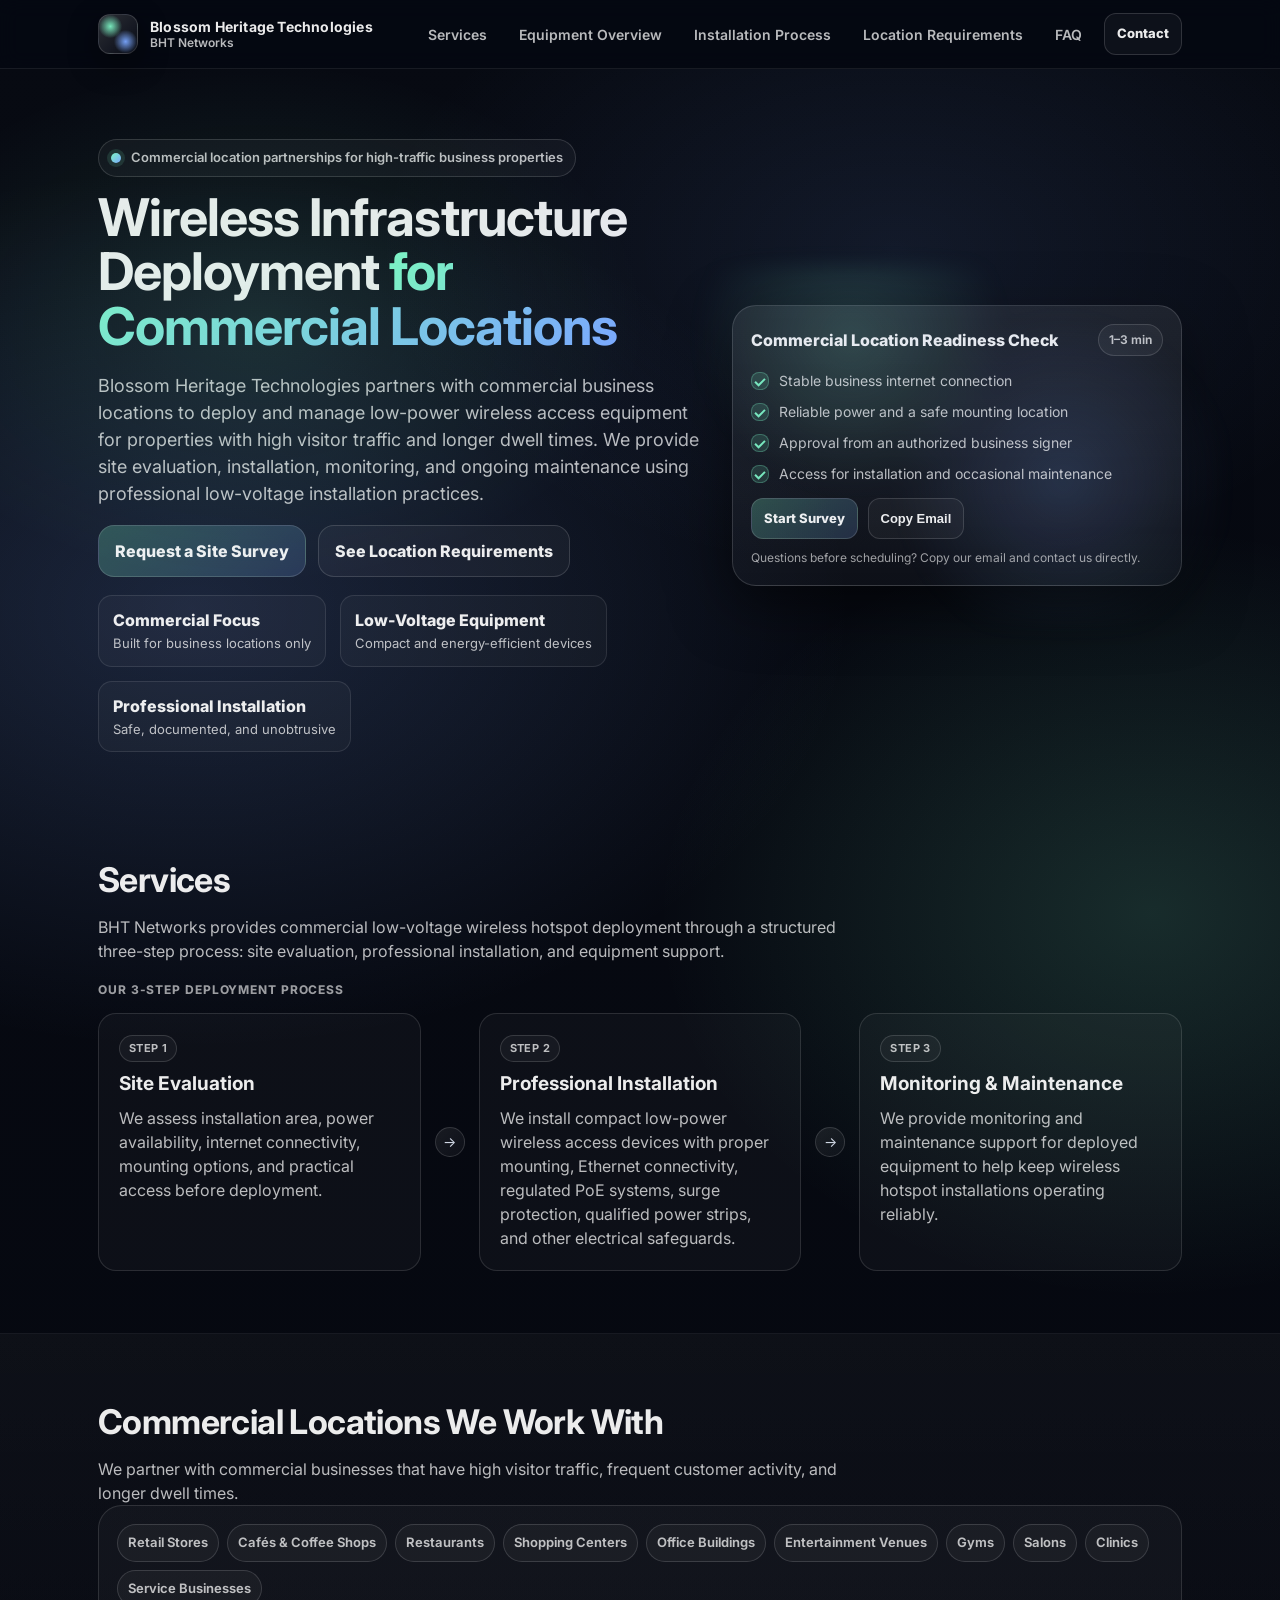
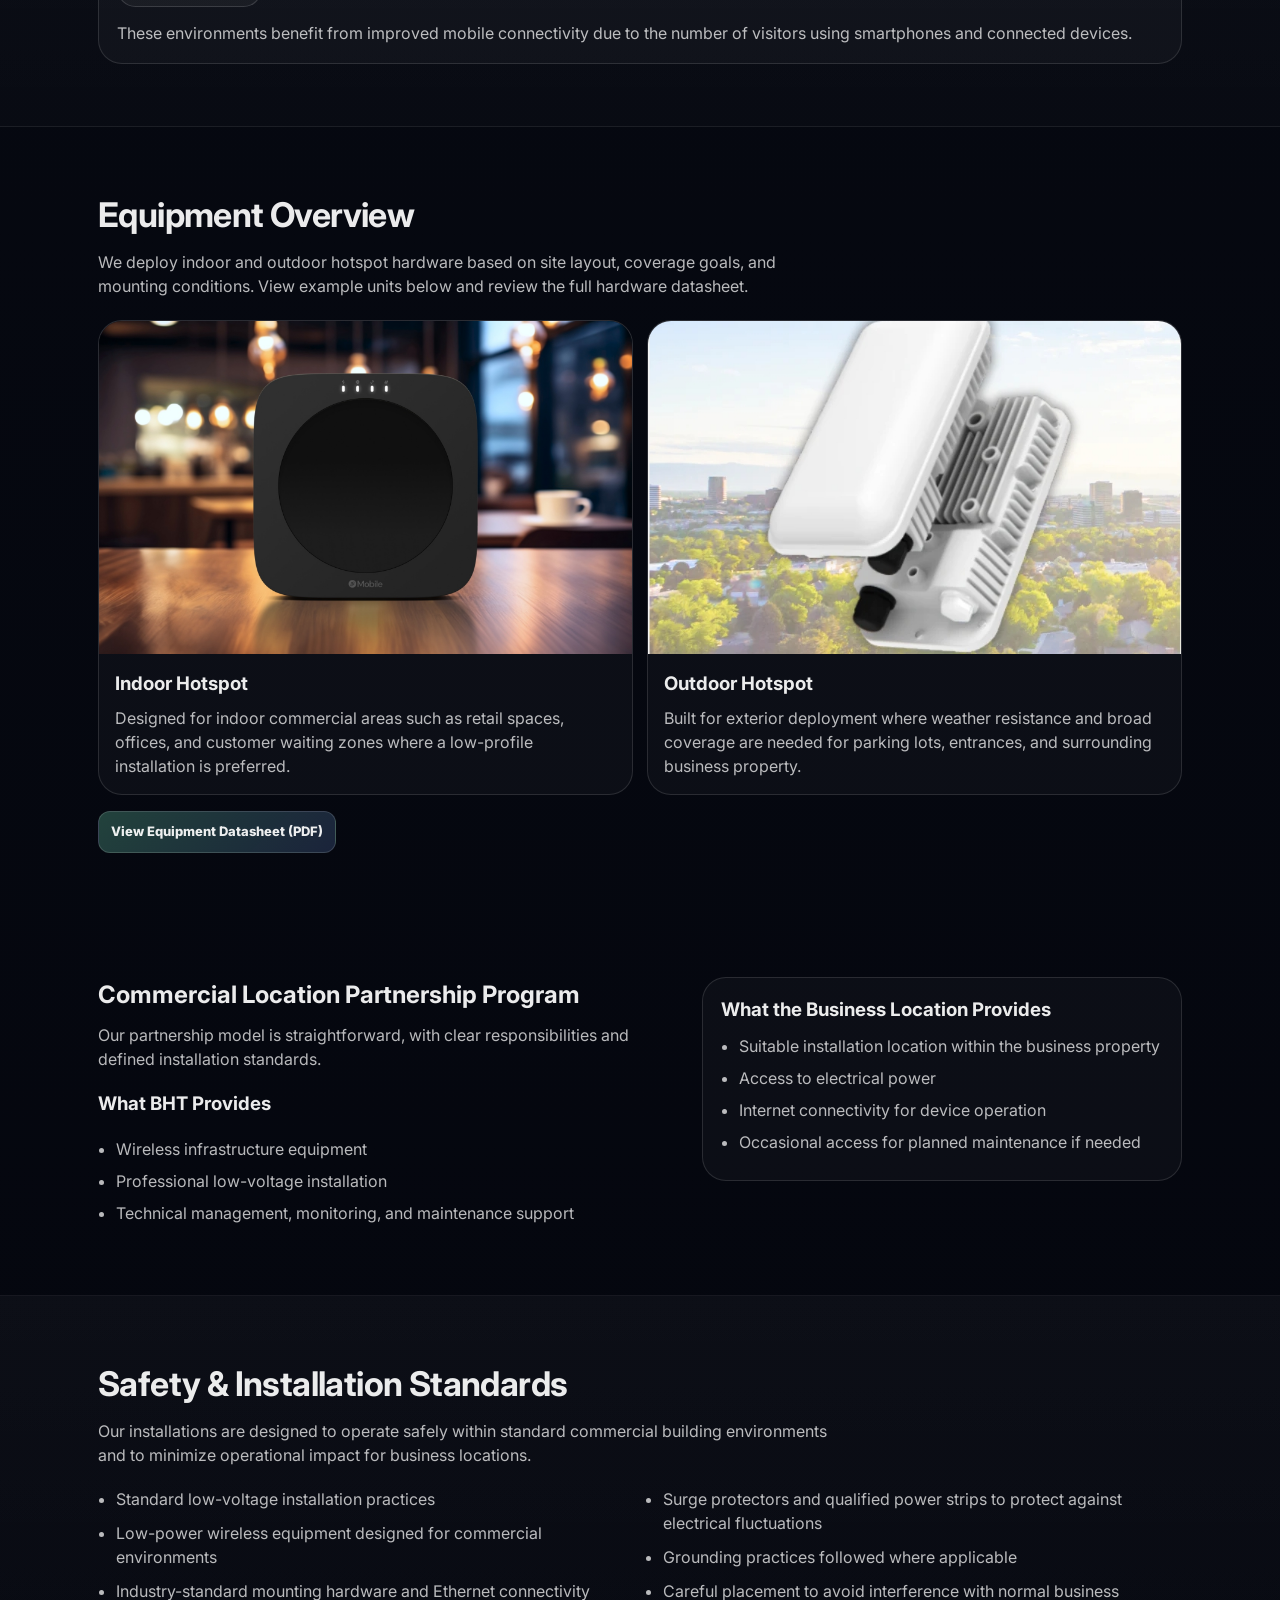
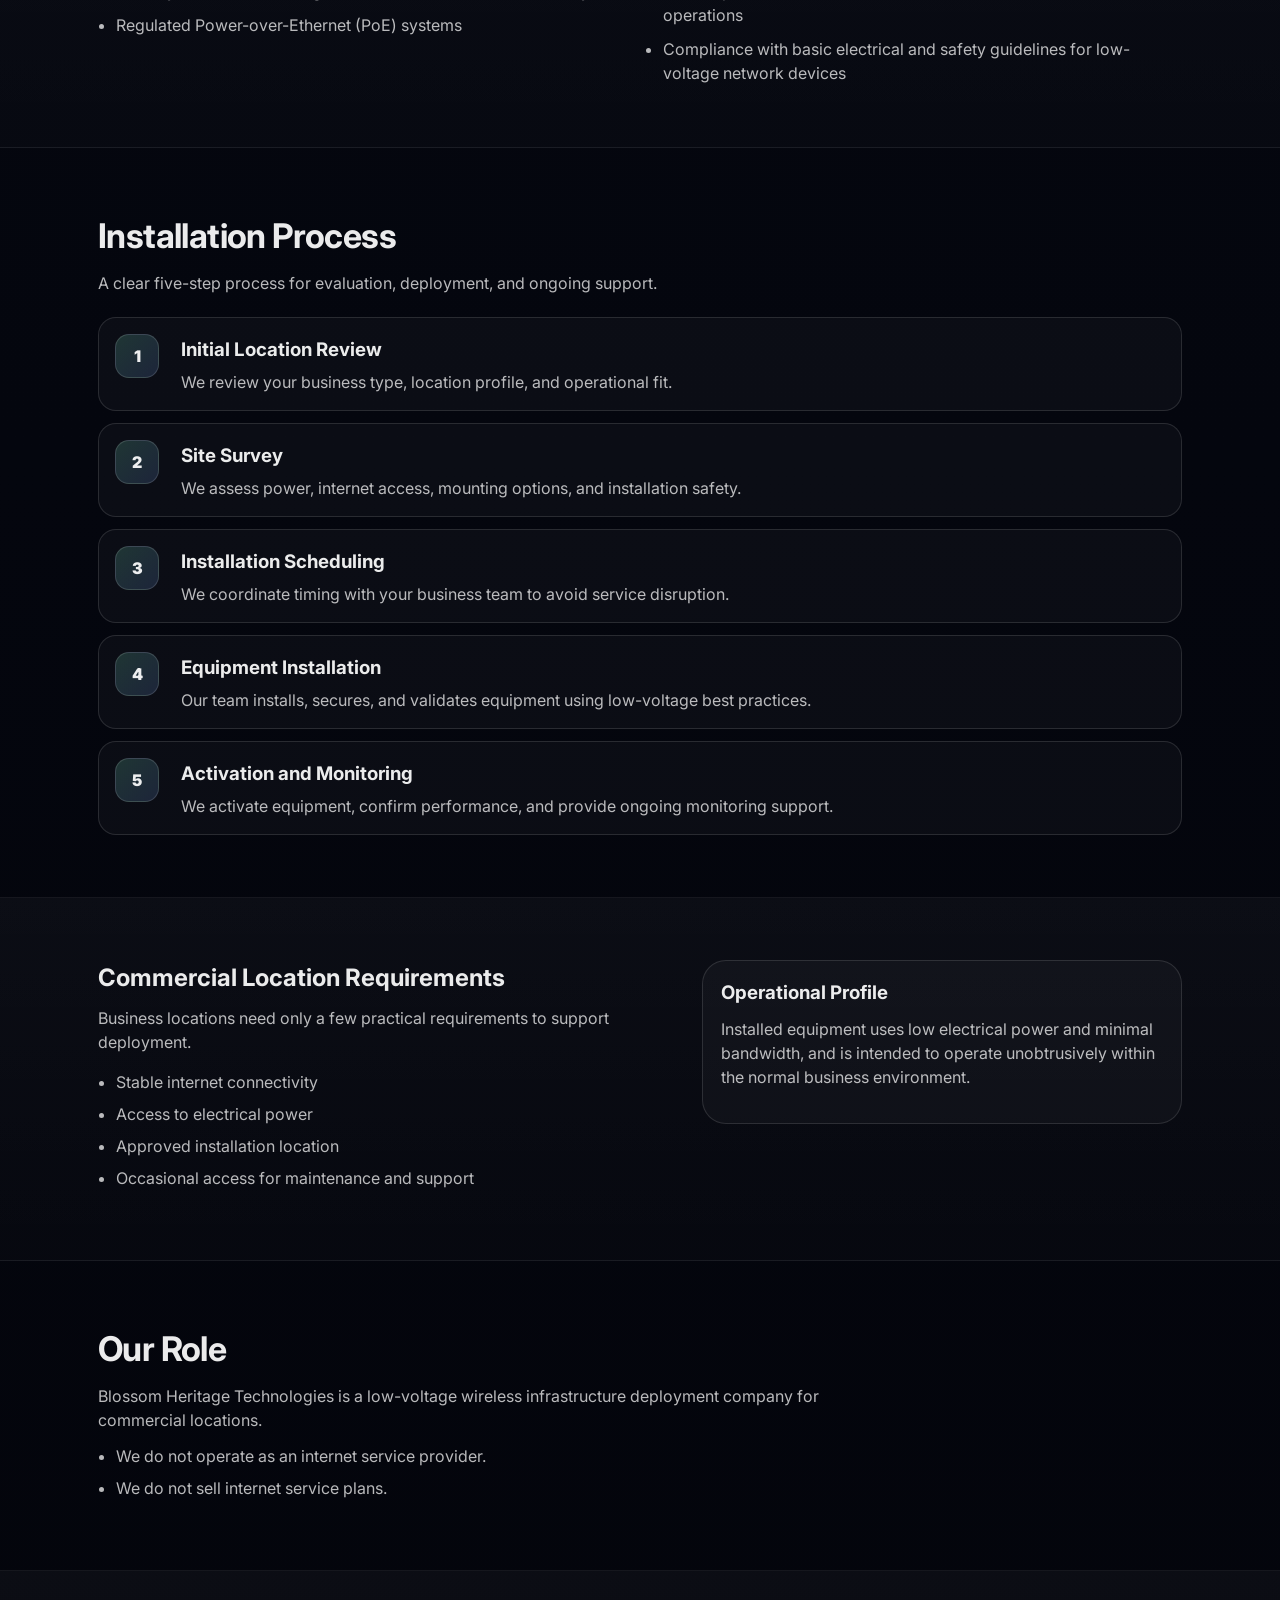
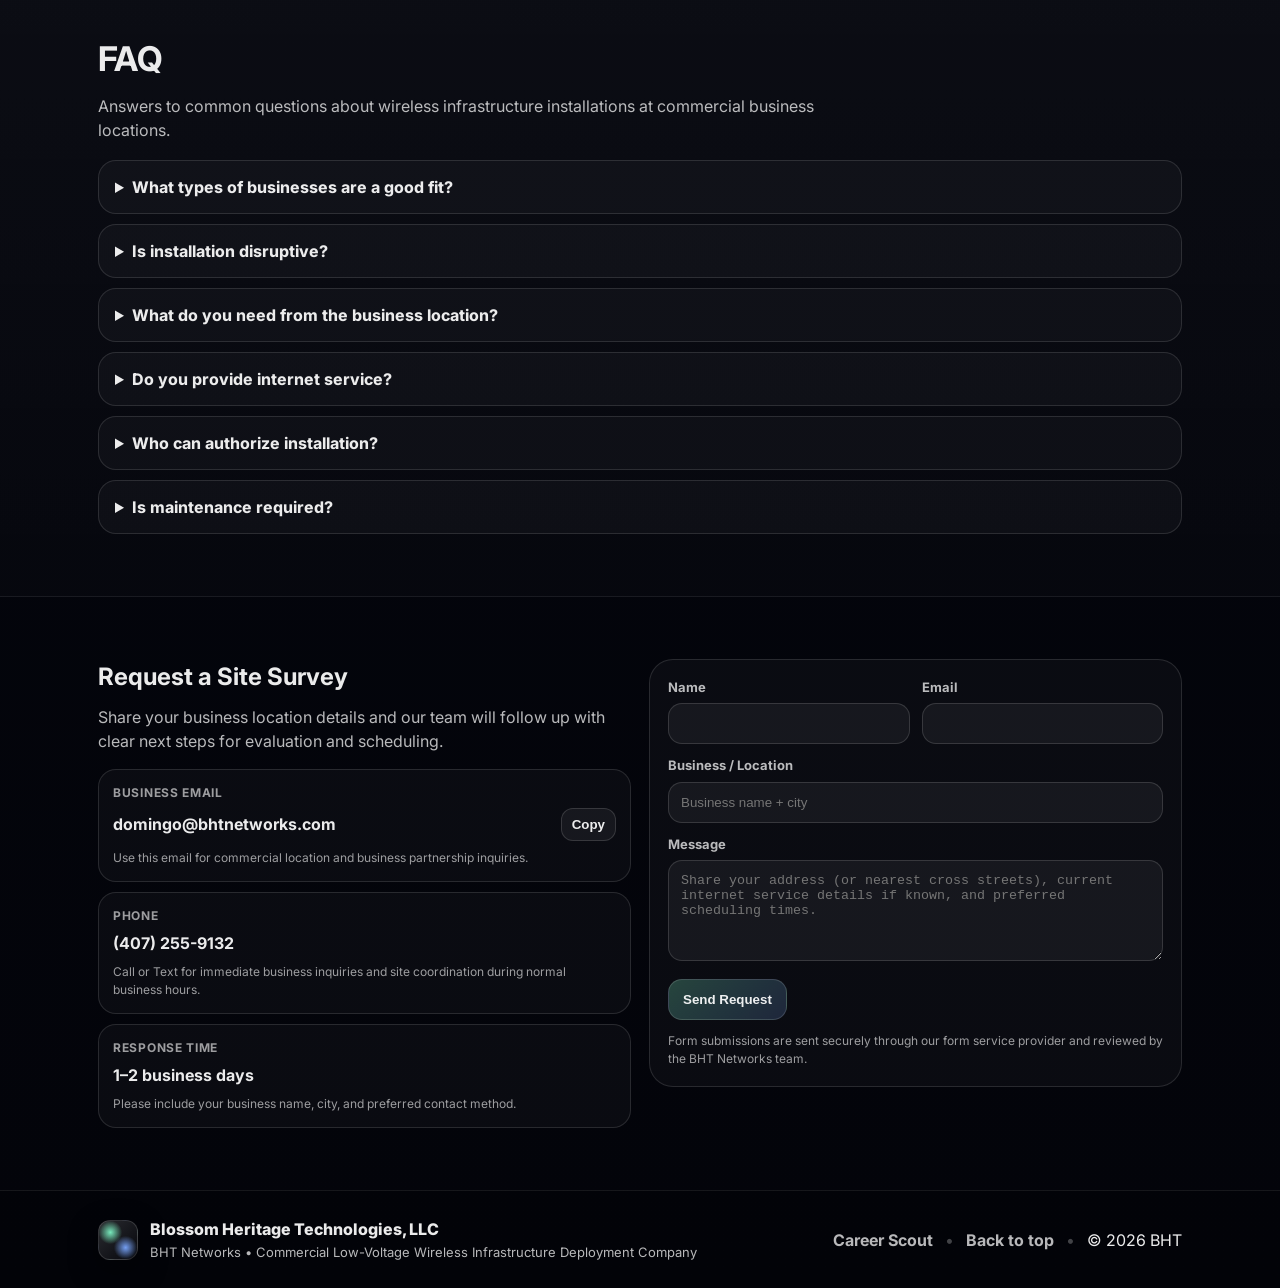
<file: index.html>
<!doctype html>
<html lang="en">
  <head>
    <meta charset="UTF-8" />
    <meta name="viewport" content="width=device-width, initial-scale=1" />
    <title>Blossom Heritage Technologies, LLC | Commercial Wireless Infrastructure Deployment</title>
    <meta
      name="description"
      content="Blossom Heritage Technologies provides professional site evaluation, installation, and equipment management for low-power wireless infrastructure at commercial business locations."
    />

    <!-- Open Graph -->
    <meta
      property="og:title"
      content="Blossom Heritage Technologies, LLC | Commercial Wireless Infrastructure Deployment"
    />
    <meta
      property="og:description"
      content="Blossom Heritage Technologies provides professional site evaluation, installation, and equipment management for low-power wireless infrastructure at commercial business locations."
    />
    <meta property="og:type" content="website" />

    <link rel="preconnect" href="https://fonts.googleapis.com" />
    <link rel="preconnect" href="https://fonts.gstatic.com" crossorigin />
    <link
      href="https://fonts.googleapis.com/css2?family=Inter:wght@400;500;600;700;800&display=swap"
      rel="stylesheet"
    />

    <link rel="stylesheet" href="styles.css" />
    <link rel="icon" href="data:," />
  </head>

  <body>
    <header class="topbar" id="top">
      <div class="container topbar__inner">
        <a class="brand" href="#top" aria-label="BHT Networks Home">
          <span class="brand__mark" aria-hidden="true"></span>
          <span class="brand__text">
            <span class="brand__name">Blossom Heritage Technologies</span>
            <span class="brand__sub">BHT Networks</span>
          </span>
        </a>

        <nav class="nav" aria-label="Primary">
          <a class="nav__link" href="#services">Services</a>
          <a class="nav__link" href="#equipment">Equipment Overview</a>
          <a class="nav__link" href="#process">Installation Process</a>
          <a class="nav__link" href="#requirements">Location Requirements</a>
          <a class="nav__link" href="#faq">FAQ</a>
          <a class="btn btn--sm btn--ghost" href="#contact">Contact</a>
        </nav>

        <button class="menuBtn" id="menuBtn" aria-label="Open menu" aria-expanded="false">
          <span class="menuBtn__bar"></span>
          <span class="menuBtn__bar"></span>
          <span class="menuBtn__bar"></span>
        </button>
      </div>

      <div class="mobileNav" id="mobileNav" aria-hidden="true">
        <a class="mobileNav__link" href="#services">Services</a>
        <a class="mobileNav__link" href="#equipment">Equipment Overview</a>
        <a class="mobileNav__link" href="#process">Installation Process</a>
        <a class="mobileNav__link" href="#requirements">Location Requirements</a>
        <a class="mobileNav__link" href="#faq">FAQ</a>
        <a class="mobileNav__link mobileNav__cta" href="#contact">Contact</a>
      </div>
    </header>

    <main>
      <section class="hero">
        <div class="container hero__grid">
          <div class="hero__copy">
            <div class="pill">
              <span class="dot"></span>
              <span>Commercial location partnerships for high-traffic business properties</span>
            </div>

            <h1>
              Wireless Infrastructure Deployment
              <span class="accent">for Commercial Locations</span>
            </h1>

            <p class="lead">
              Blossom Heritage Technologies partners with commercial business locations to deploy and
              manage low-power wireless access equipment for properties with high visitor traffic and
              longer dwell times. We provide site evaluation, installation, monitoring, and ongoing
              maintenance using professional low-voltage installation practices.
            </p>

            <div class="hero__cta">
              <a class="btn btn--lg" href="#contact">Request a Site Survey</a>
              <a class="btn btn--lg btn--ghost" href="#requirements">See Location Requirements</a>
            </div>

            <div class="hero__trust">
              <div class="trustItem">
                <span class="trustItem__k">Commercial Focus</span>
                <span class="trustItem__v">Built for business locations only</span>
              </div>
              <div class="trustItem">
                <span class="trustItem__k">Low-Voltage Equipment</span>
                <span class="trustItem__v">Compact and energy-efficient devices</span>
              </div>
              <div class="trustItem">
                <span class="trustItem__k">Professional Installation</span>
                <span class="trustItem__v">Safe, documented, and unobtrusive</span>
              </div>
            </div>
          </div>

          <div class="hero__card">
            <div class="cardGlow" aria-hidden="true"></div>
            <div class="card">
              <div class="card__top">
                <div class="card__title">Commercial Location Readiness Check</div>
                <div class="badge">1–3 min</div>
              </div>

              <ul class="checklist" id="readinessList">
                <li class="checklist__item">
                  <span class="check"></span>
                  Stable business internet connection
                </li>
                <li class="checklist__item">
                  <span class="check"></span>
                  Reliable power and a safe mounting location
                </li>
                <li class="checklist__item">
                  <span class="check"></span>
                  Approval from an authorized business signer
                </li>
                <li class="checklist__item">
                  <span class="check"></span>
                  Access for installation and occasional maintenance
                </li>
              </ul>

              <div class="card__actions">
                <a class="btn btn--sm" href="#contact">Start Survey</a>
                <button class="btn btn--sm btn--ghost" id="copyEmailBtn" type="button">
                  Copy Email
                </button>
              </div>

              <p class="card__fine">Questions before scheduling? Copy our email and contact us directly.</p>
            </div>
          </div>
        </div>

        <div class="hero__bg" aria-hidden="true"></div>
      </section>

      <section class="section" id="services">
        <div class="container">
          <div class="section__head">
            <h2>Services</h2>
            <p>
              BHT Networks provides commercial low-voltage wireless hotspot deployment through a
              structured three-step process: site evaluation, professional installation, and
              equipment support.
            </p>
          </div>

          <p class="processEyebrow">Our 3-Step Deployment Process</p>

          <div class="processFlow" aria-label="Three-step deployment workflow">
            <article class="feature processCard">
              <span class="stepLabel">Step 1</span>
              <h3>Site Evaluation</h3>
              <p>
                We assess installation area, power availability, internet connectivity, mounting
                options, and practical access before deployment.
              </p>
            </article>

            <div class="processConnector" aria-hidden="true">&#8594;</div>

            <article class="feature processCard">
              <span class="stepLabel">Step 2</span>
              <h3>Professional Installation</h3>
              <p>
                We install compact low-power wireless access devices with proper mounting, Ethernet
                connectivity, regulated PoE systems, surge protection, qualified power strips, and
                other electrical safeguards.
              </p>
            </article>

            <div class="processConnector" aria-hidden="true">&#8594;</div>

            <article class="feature processCard">
              <span class="stepLabel">Step 3</span>
              <h3>Monitoring &amp; Maintenance</h3>
              <p>
                We provide monitoring and maintenance support for deployed equipment to help keep
                wireless hotspot installations operating reliably.
              </p>
            </article>
          </div>
        </div>
      </section>

      <section class="section section--alt" id="locations">
        <div class="container">
          <div class="section__head">
            <h2>Commercial Locations We Work With</h2>
            <p>
              We partner with commercial businesses that have high visitor traffic, frequent customer
              activity, and longer dwell times.
            </p>
          </div>

          <div class="panel">
            <div class="chips">
              <span class="chip">Retail Stores</span>
              <span class="chip">Cafés &amp; Coffee Shops</span>
              <span class="chip">Restaurants</span>
              <span class="chip">Shopping Centers</span>
              <span class="chip">Office Buildings</span>
              <span class="chip">Entertainment Venues</span>
              <span class="chip">Gyms</span>
              <span class="chip">Salons</span>
              <span class="chip">Clinics</span>
              <span class="chip">Service Businesses</span>
            </div>
            <p class="panel__note">
              These environments benefit from improved mobile connectivity due to the number of
              visitors using smartphones and connected devices.
            </p>
          </div>
        </div>
      </section>

      <section class="section" id="equipment">
        <div class="container">
          <div class="section__head">
            <h2>Equipment Overview</h2>
            <p>
              We deploy indoor and outdoor hotspot hardware based on site layout, coverage goals, and
              mounting conditions. View example units below and review the full hardware datasheet.
            </p>
          </div>

          <div class="equipmentGrid">
            <article class="equipmentCard">
              <img
                class="equipmentCard__image"
                src="images/indoor-hotspot.jpg"
                alt="Indoor hotspot equipment mounted in a commercial interior"
                loading="lazy"
              />
              <div class="equipmentCard__body">
                <h3>Indoor Hotspot</h3>
                <p>
                  Designed for indoor commercial areas such as retail spaces, offices, and customer
                  waiting zones where a low-profile installation is preferred.
                </p>
              </div>
            </article>

            <article class="equipmentCard">
              <img
                class="equipmentCard__image"
                src="images/outdoor-hotspot.jpg"
                alt="Outdoor hotspot equipment for exterior commercial coverage"
                loading="lazy"
              />
              <div class="equipmentCard__body">
                <h3>Outdoor Hotspot</h3>
                <p>
                  Built for exterior deployment where weather resistance and broad coverage are needed
                  for parking lots, entrances, and surrounding business property.
                </p>
              </div>
            </article>
          </div>

          <div class="equipmentActions">
            <a class="btn btn--sm" href="docs/hotspot-datasheet.pdf" target="_blank" rel="noopener">
              View Equipment Datasheet (PDF)
            </a>
          </div>
        </div>
      </section>

      <section class="section" id="partnership">
        <div class="container">
          <div class="split">
            <div>
              <h2>Commercial Location Partnership Program</h2>
              <p class="lead2">
                Our partnership model is straightforward, with clear responsibilities and defined
                installation standards.
              </p>

              <h3>What BHT Provides</h3>
              <ul class="bullets">
                <li>Wireless infrastructure equipment</li>
                <li>Professional low-voltage installation</li>
                <li>Technical management, monitoring, and maintenance support</li>
              </ul>
            </div>

            <div class="panel">
              <h3>What the Business Location Provides</h3>
              <ul class="miniList">
                <li>Suitable installation location within the business property</li>
                <li>Access to electrical power</li>
                <li>Internet connectivity for device operation</li>
                <li>Occasional access for planned maintenance if needed</li>
              </ul>
            </div>
          </div>
        </div>
      </section>

      <section class="section section--alt" id="standards">
        <div class="container">
          <div class="section__head">
            <h2>Safety &amp; Installation Standards</h2>
            <p>
              Our installations are designed to operate safely within standard commercial building
              environments and to minimize operational impact for business locations.
            </p>
          </div>

          <ul class="standardsList">
            <li>Standard low-voltage installation practices</li>
            <li>Low-power wireless equipment designed for commercial environments</li>
            <li>Industry-standard mounting hardware and Ethernet connectivity</li>
            <li>Regulated Power-over-Ethernet (PoE) systems</li>
            <li>Surge protectors and qualified power strips to protect against electrical fluctuations</li>
            <li>Grounding practices followed where applicable</li>
            <li>Careful placement to avoid interference with normal business operations</li>
            <li>Compliance with basic electrical and safety guidelines for low-voltage network devices</li>
          </ul>
        </div>
      </section>

      <section class="section" id="process">
        <div class="container">
          <div class="section__head">
            <h2>Installation Process</h2>
            <p>A clear five-step process for evaluation, deployment, and ongoing support.</p>
          </div>

          <ol class="steps">
            <li class="step">
              <div class="step__n">1</div>
              <div class="step__body">
                <h3>Initial Location Review</h3>
                <p>We review your business type, location profile, and operational fit.</p>
              </div>
            </li>
            <li class="step">
              <div class="step__n">2</div>
              <div class="step__body">
                <h3>Site Survey</h3>
                <p>We assess power, internet access, mounting options, and installation safety.</p>
              </div>
            </li>
            <li class="step">
              <div class="step__n">3</div>
              <div class="step__body">
                <h3>Installation Scheduling</h3>
                <p>We coordinate timing with your business team to avoid service disruption.</p>
              </div>
            </li>
            <li class="step">
              <div class="step__n">4</div>
              <div class="step__body">
                <h3>Equipment Installation</h3>
                <p>Our team installs, secures, and validates equipment using low-voltage best practices.</p>
              </div>
            </li>
            <li class="step">
              <div class="step__n">5</div>
              <div class="step__body">
                <h3>Activation and Monitoring</h3>
                <p>We activate equipment, confirm performance, and provide ongoing monitoring support.</p>
              </div>
            </li>
          </ol>
        </div>
      </section>

      <section class="section section--alt" id="requirements">
        <div class="container">
          <div class="split">
            <div>
              <h2>Commercial Location Requirements</h2>
              <p class="lead2">
                Business locations need only a few practical requirements to support deployment.
              </p>
              <ul class="bullets">
                <li>Stable internet connectivity</li>
                <li>Access to electrical power</li>
                <li>Approved installation location</li>
                <li>Occasional access for maintenance and support</li>
              </ul>
            </div>

            <div class="panel">
              <h3>Operational Profile</h3>
              <p class="lead2">
                Installed equipment uses low electrical power and minimal bandwidth, and is intended to
                operate unobtrusively within the normal business environment.
              </p>
            </div>
          </div>
        </div>
      </section>

      <section class="section" id="role">
        <div class="container">
          <div class="section__head">
            <h2>Our Role</h2>
            <p>
              Blossom Heritage Technologies is a low-voltage wireless infrastructure deployment company for commercial locations.
            </p>
          </div>
          <ul class="bullets roleList">
            <li>We do not operate as an internet service provider.</li>
            <li>We do not sell internet service plans.</li>
          </ul>
        </div>
      </section>

      <section class="section section--alt" id="faq">
        <div class="container">
          <div class="section__head">
            <h2>FAQ</h2>
            <p>
              Answers to common questions about wireless infrastructure installations at commercial
              business locations.
            </p>
          </div>

          <div class="faq" id="faqList">
            <details class="faq__item">
              <summary>What types of businesses are a good fit?</summary>
              <p>
                Commercial locations with high foot traffic, frequent visitor activity, and longer
                customer dwell times are generally the best fit.
              </p>
            </details>

            <details class="faq__item">
              <summary>Is installation disruptive?</summary>
              <p>
                Installations are scheduled to reduce disruption and are designed to be unobtrusive
                within normal business operations.
              </p>
            </details>

            <details class="faq__item">
              <summary>What do you need from the business location?</summary>
              <p>
                We need a suitable installation location, electrical power, internet connectivity, and
                occasional access if maintenance is required.
              </p>
            </details>

            <details class="faq__item">
              <summary>Do you provide internet service?</summary>
              <p>
                No. BHT Networks does not operate as an ISP and does not sell internet service plans.
              </p>
            </details>

            <details class="faq__item">
              <summary>Who can authorize installation?</summary>
              <p>
                An authorized business owner, officer, or designated signer with documented authority.
              </p>
            </details>

            <details class="faq__item">
              <summary>Is maintenance required?</summary>
              <p>
                We provide ongoing monitoring and maintenance support. Business teams only need to
                provide occasional site access when scheduled service is necessary.
              </p>
            </details>
          </div>
        </div>
      </section>

      <section class="section" id="contact">
        <div class="container">
          <div class="contact">
            <div class="contact__copy">
              <h2>Request a Site Survey</h2>
              <p class="lead2">
                Share your business location details and our team will follow up with clear next
                steps for evaluation and scheduling.
              </p>

              <div class="contact__cards">
                <div class="miniCard">
                  <div class="miniCard__k">Business Email</div>
                  <div class="miniCard__v">
                    <span id="contactEmailText">domingo@bhtnetworks.com</span>
                    <button class="linkBtn" type="button" id="copyEmailBtn2">Copy</button>
                  </div>
                  <div class="miniCard__fine">
                    Use this email for commercial location and business partnership inquiries.
                  </div>
                </div>

                <div class="miniCard">
                  <div class="miniCard__k">Phone</div>
                  <div class="miniCard__v">
                    <a class="contactTel" href="tel:+14072559132">(407) 255-9132</a>
                  </div>
                  <div class="miniCard__fine">
                    Call or Text for immediate business inquiries and site coordination during normal business
                    hours.
                  </div>
                </div>

                <div class="miniCard">
                  <div class="miniCard__k">Response Time</div>
                  <div class="miniCard__v">1–2 business days</div>
                  <div class="miniCard__fine">Please include your business name, city, and preferred contact method.</div>
                </div>
              </div>
            </div>

            <form
              class="form"
              id="contactForm"
              action="https://formspree.io/f/mojnzznp"
              method="POST"
              novalidate
            >
              <div class="form__row">
                <label>
                  <span>Name</span>
                  <input name="name" type="text" autocomplete="name" required minlength="2" />
                </label>
                <label>
                  <span>Email</span>
                  <input name="email" type="email" autocomplete="email" required />
                </label>
              </div>

              <label>
                <span>Business / Location</span>
                <input name="location" type="text" placeholder="Business name + city" required />
              </label>

              <label>
                <span>Message</span>
                <textarea
                  name="message"
                  rows="5"
                  placeholder="Share your address (or nearest cross streets), current internet service details if known, and preferred scheduling times."
                  required
                ></textarea>
              </label>

              <div class="form__actions">
                <button class="btn" type="submit">Send Request</button>
                <p class="form__note" id="formNote" role="status" aria-live="polite"></p>
              </div>

              <p class="form__fine">
                Form submissions are sent securely through our form service provider and reviewed by
                the BHT Networks team.
              </p>
            </form>
          </div>
        </div>
      </section>
    </main>

    <footer class="footer">
      <div class="container footer__inner">
        <div class="footer__left">
          <div class="footer__brand">
            <span class="brand__mark" aria-hidden="true"></span>
            <div>
              <div class="footer__name">Blossom Heritage Technologies, LLC</div>
              <div class="footer__sub">
                BHT Networks • Commercial Low-Voltage Wireless Infrastructure Deployment Company
              </div>
            </div>
          </div>
        </div>

        <div class="footer__right">
          <a class="footer__link" href="/career-scout/">Career Scout</a>
          <span class="footer__sep" aria-hidden="true">•</span>
          <a class="footer__link" href="#top">Back to top</a>
          <span class="footer__sep">•</span>
          <span class="footer__copy">© <span id="year"></span> BHT</span>
        </div>
      </div>
    </footer>

    <script src="app.js"></script>
  </body>
</html>
</file>
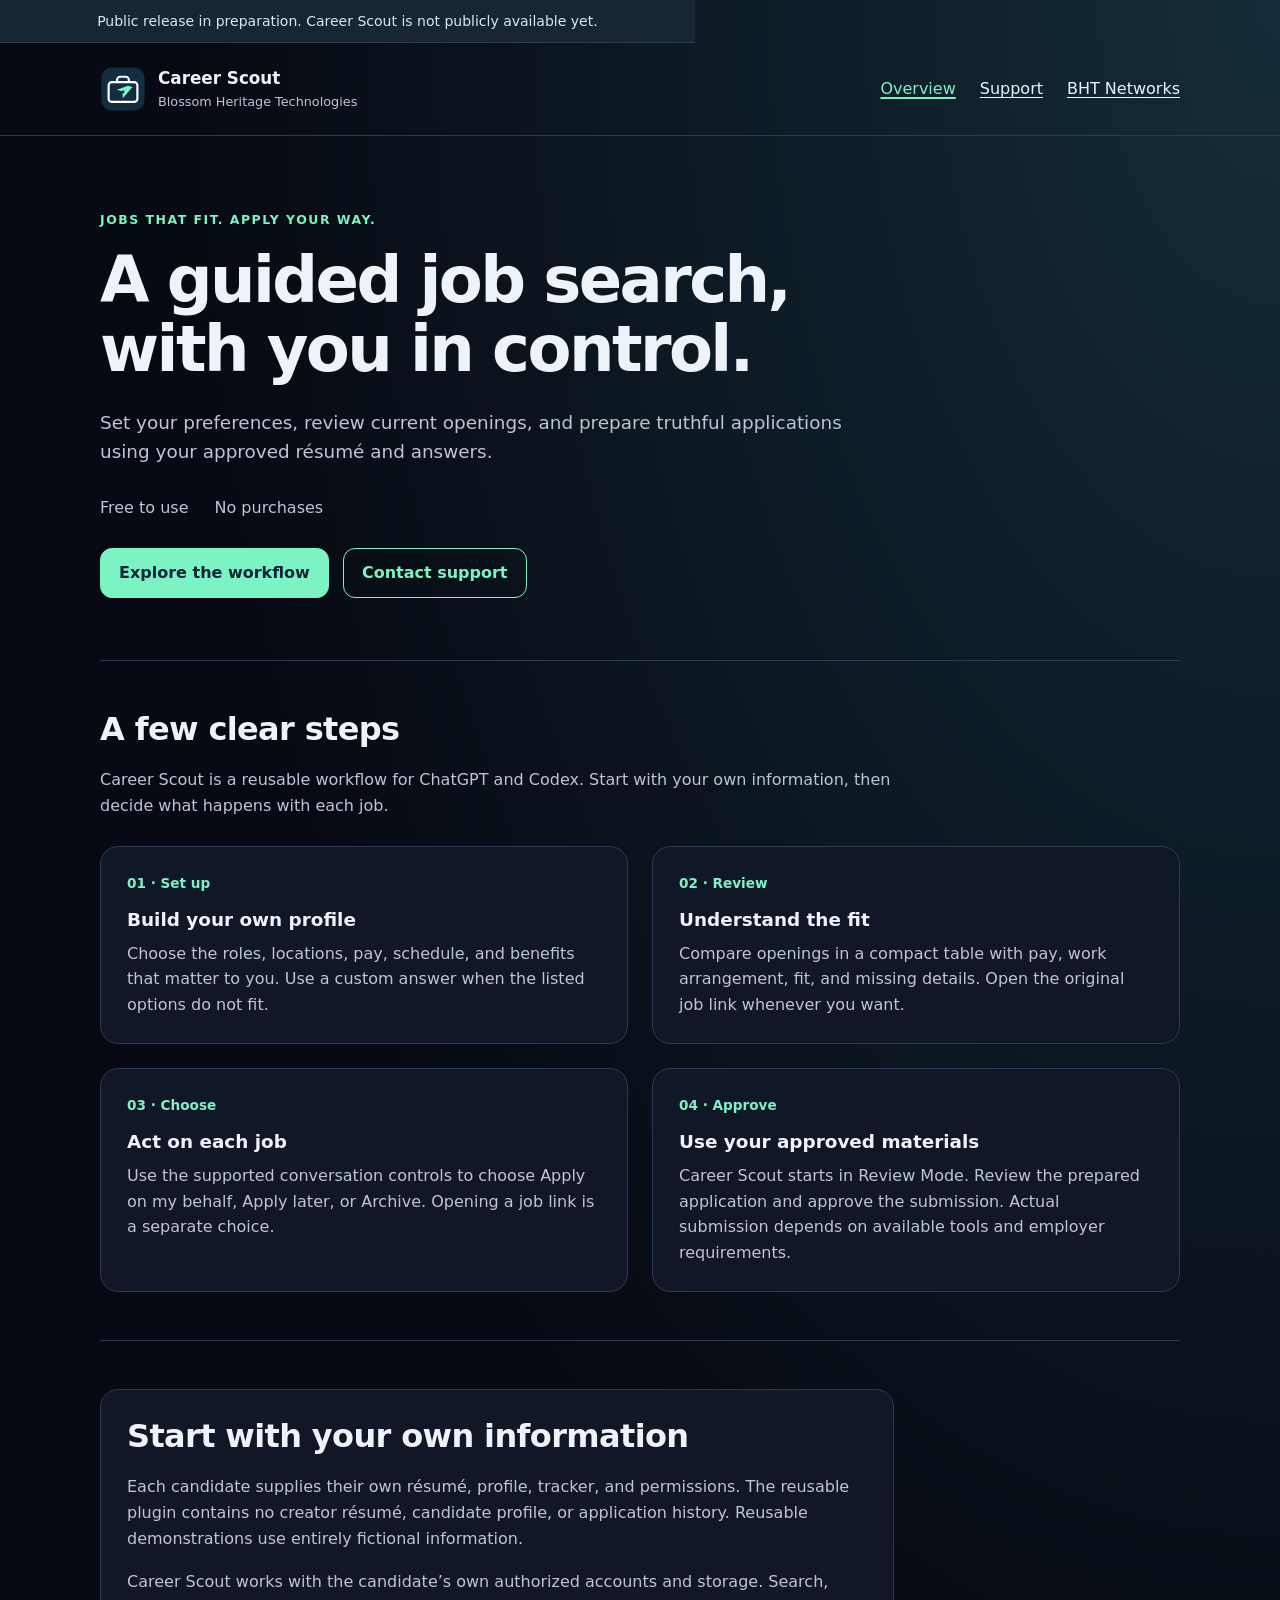
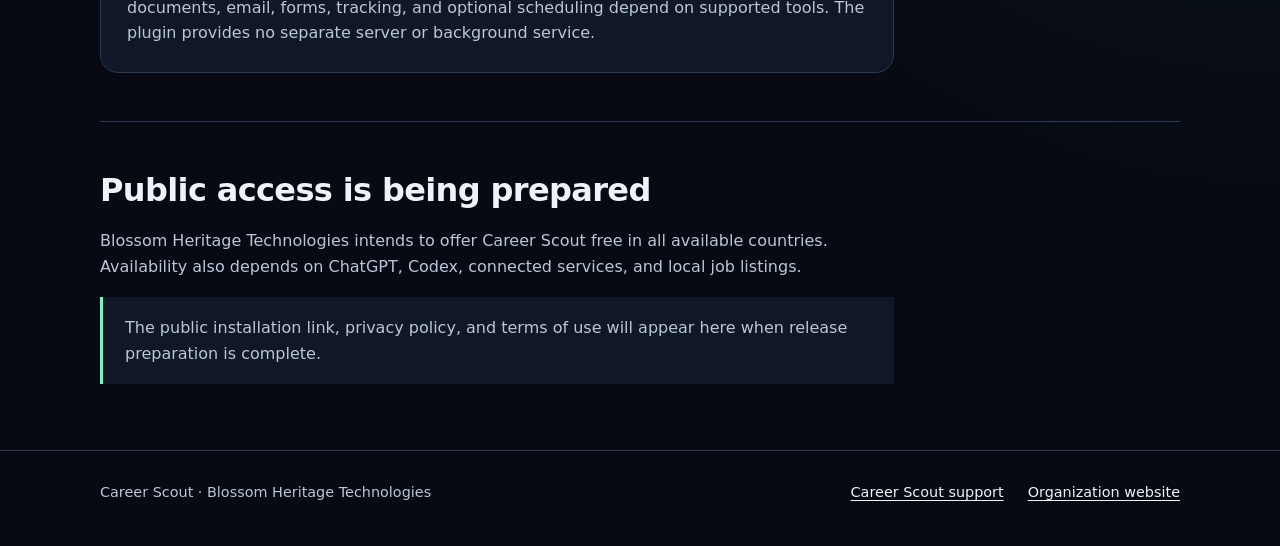
<file: career-scout/index.html>
<!doctype html>
<html lang="en">
  <head>
    <meta charset="utf-8">
    <meta name="viewport" content="width=device-width, initial-scale=1">
    <meta name="robots" content="noindex, nofollow">
    <meta name="description" content="Career Scout by Blossom Heritage Technologies guides your job search, from a profile built around your preferences to applications you approve.">
    <title>Career Scout | Blossom Heritage Technologies</title>
    <link rel="stylesheet" href="/career-scout/styles.css">
    <link rel="icon" href="data:,">
  </head>
  <body>
    <a class="skip-link" href="#main">Skip to content</a>
    <p class="notice">Public release in preparation. Career Scout is not publicly available yet.</p>
    <header class="site-header">
      <div class="wrap header-inner">
        <a class="brand" href="/career-scout/" aria-label="Career Scout overview">
          <svg viewBox="0 0 256 256" aria-hidden="true"><rect x="8" y="8" width="240" height="240" rx="58" fill="#122c42"/><path d="M95 91V78c0-10 8-18 18-18h30c10 0 18 8 18 18v13" fill="none" stroke="#fff" stroke-width="12"/><rect x="48" y="90" width="160" height="110" rx="18" fill="none" stroke="#fff" stroke-width="12"/><path d="m155 110 26 7-54 62-3-37-30-10z" fill="#7cf3c3"/><circle cx="128" cy="145" r="8" fill="#122c42"/></svg>
          <span><strong>Career Scout</strong><small>Blossom Heritage Technologies</small></span>
        </a>
        <nav aria-label="Career Scout navigation">
          <a href="/career-scout/" aria-current="page">Overview</a>
          <a href="/career-scout/support/">Support</a>
          <a href="/">BHT Networks</a>
        </nav>
      </div>
    </header>
    <main class="wrap" id="main">
      <section class="hero" aria-labelledby="page-heading">
        <p class="eyebrow">Jobs that fit. Apply your way.</p>
        <h1 id="page-heading">A guided job search,<br>with you in control.</h1>
        <p class="lead">Set your preferences, review current openings, and prepare truthful applications using your approved résumé and answers.</p>
        <div class="facts"><span>Free to use</span><span>No purchases</span></div>
        <div class="actions">
          <a class="button" href="#how-it-works">Explore the workflow</a>
          <a class="button button--secondary" href="/career-scout/support/">Contact support</a>
        </div>
      </section>
      <section class="section" id="how-it-works" aria-labelledby="workflow-heading">
        <h2 id="workflow-heading">A few clear steps</h2>
        <p class="muted">Career Scout is a reusable workflow for ChatGPT and Codex. Start with your own information, then decide what happens with each job.</p>
        <div class="steps">
          <article class="card"><span class="step-number">01 · Set up</span><h3>Build your own profile</h3><p>Choose the roles, locations, pay, schedule, and benefits that matter to you. Use a custom answer when the listed options do not fit.</p></article>
          <article class="card"><span class="step-number">02 · Review</span><h3>Understand the fit</h3><p>Compare openings in a compact table with pay, work arrangement, fit, and missing details. Open the original job link whenever you want.</p></article>
          <article class="card"><span class="step-number">03 · Choose</span><h3>Act on each job</h3><p>Use the supported conversation controls to choose Apply on my behalf, Apply later, or Archive. Opening a job link is a separate choice.</p></article>
          <article class="card"><span class="step-number">04 · Approve</span><h3>Use your approved materials</h3><p>Career Scout starts in Review Mode. Review the prepared application and approve the submission. Actual submission depends on available tools and employer requirements.</p></article>
        </div>
      </section>
      <section class="section" aria-labelledby="data-heading">
        <div class="card prose">
          <h2 id="data-heading">Start with your own information</h2>
          <p>Each candidate supplies their own résumé, profile, tracker, and permissions. The reusable plugin contains no creator résumé, candidate profile, or application history. Reusable demonstrations use entirely fictional information.</p>
          <p>Career Scout works with the candidate’s own authorized accounts and storage. Search, documents, email, forms, tracking, and optional scheduling depend on supported tools. The plugin provides no separate server or background service.</p>
        </div>
      </section>
      <section class="section" aria-labelledby="availability-heading">
        <h2 id="availability-heading">Public access is being prepared</h2>
        <p class="muted">Blossom Heritage Technologies intends to offer Career Scout free in all available countries. Availability also depends on ChatGPT, Codex, connected services, and local job listings.</p>
        <p class="status-note">The public installation link, privacy policy, and terms of use will appear here when release preparation is complete.</p>
      </section>
    </main>
    <footer><div class="wrap footer-inner"><p>Career Scout · Blossom Heritage Technologies</p><nav aria-label="Footer"><a href="/career-scout/support/">Career Scout support</a><a href="/">Organization website</a></nav></div></footer>
  </body>
</html>
</file>
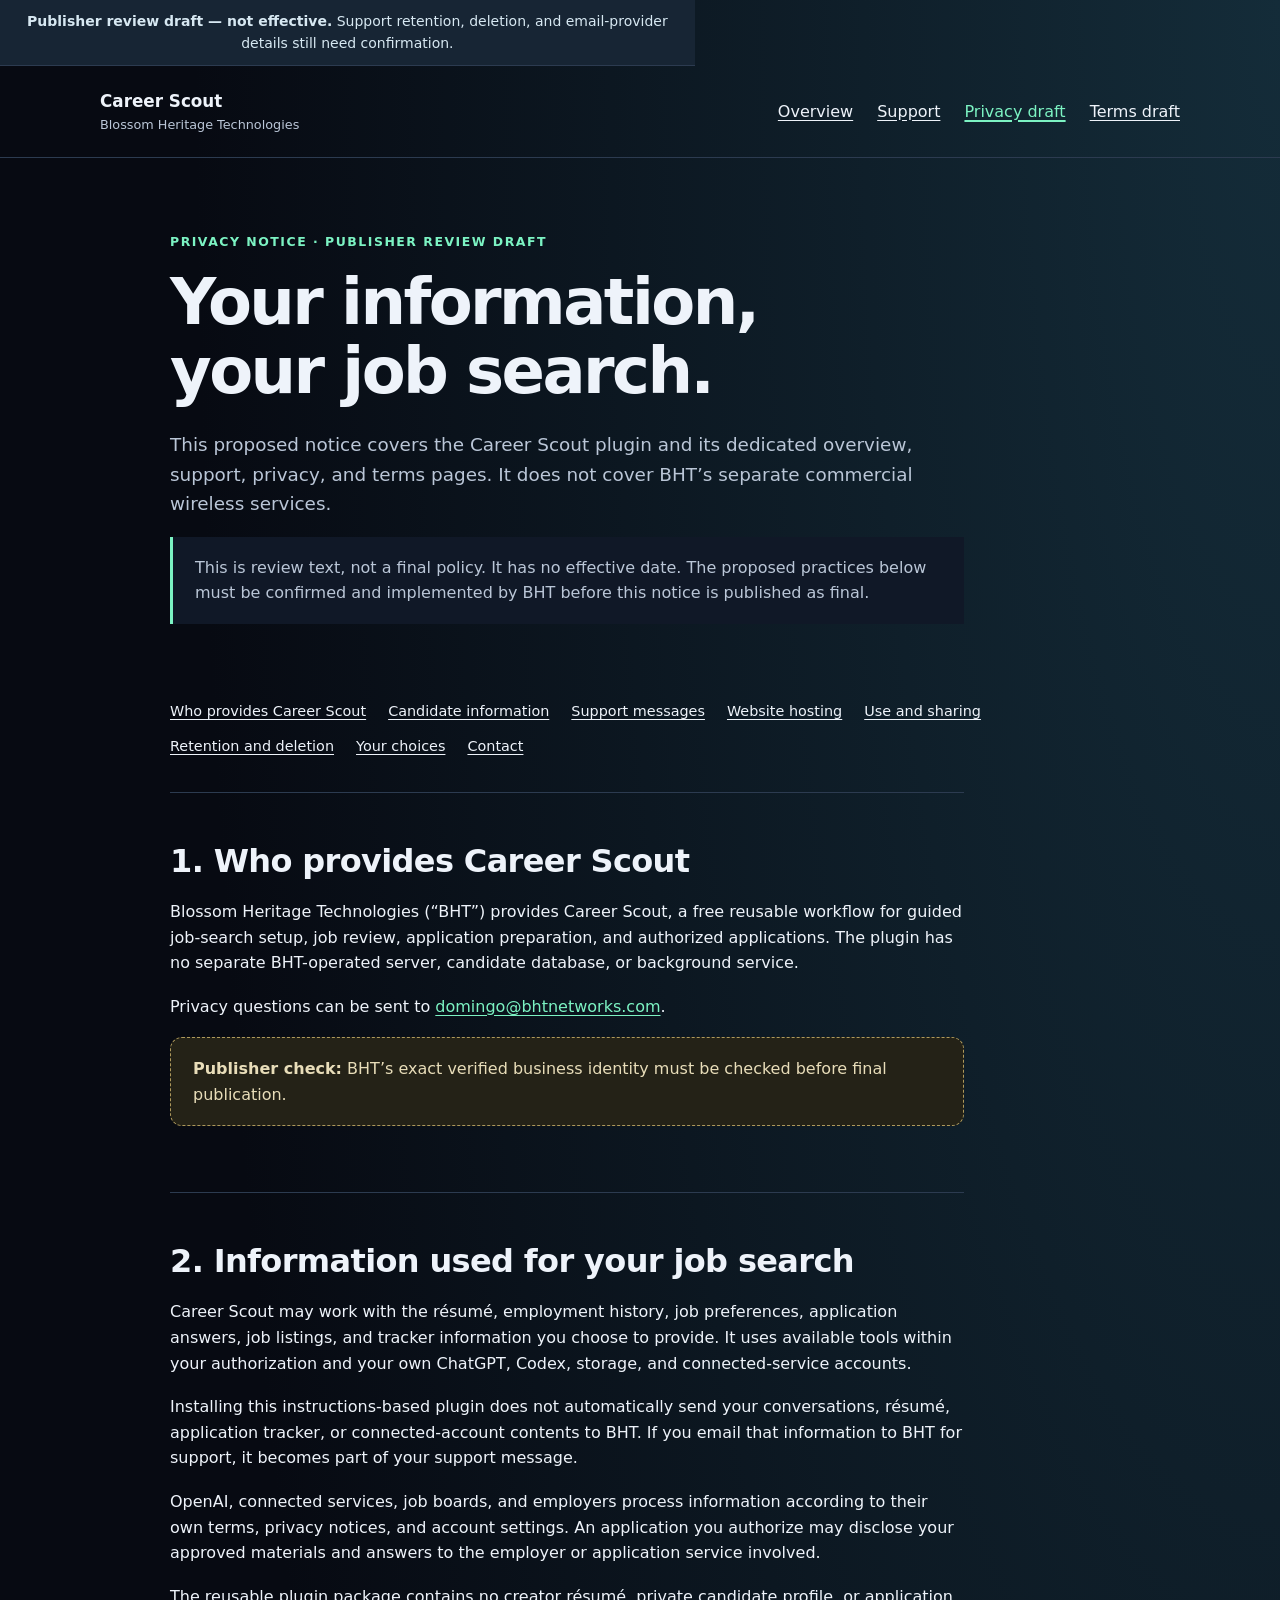
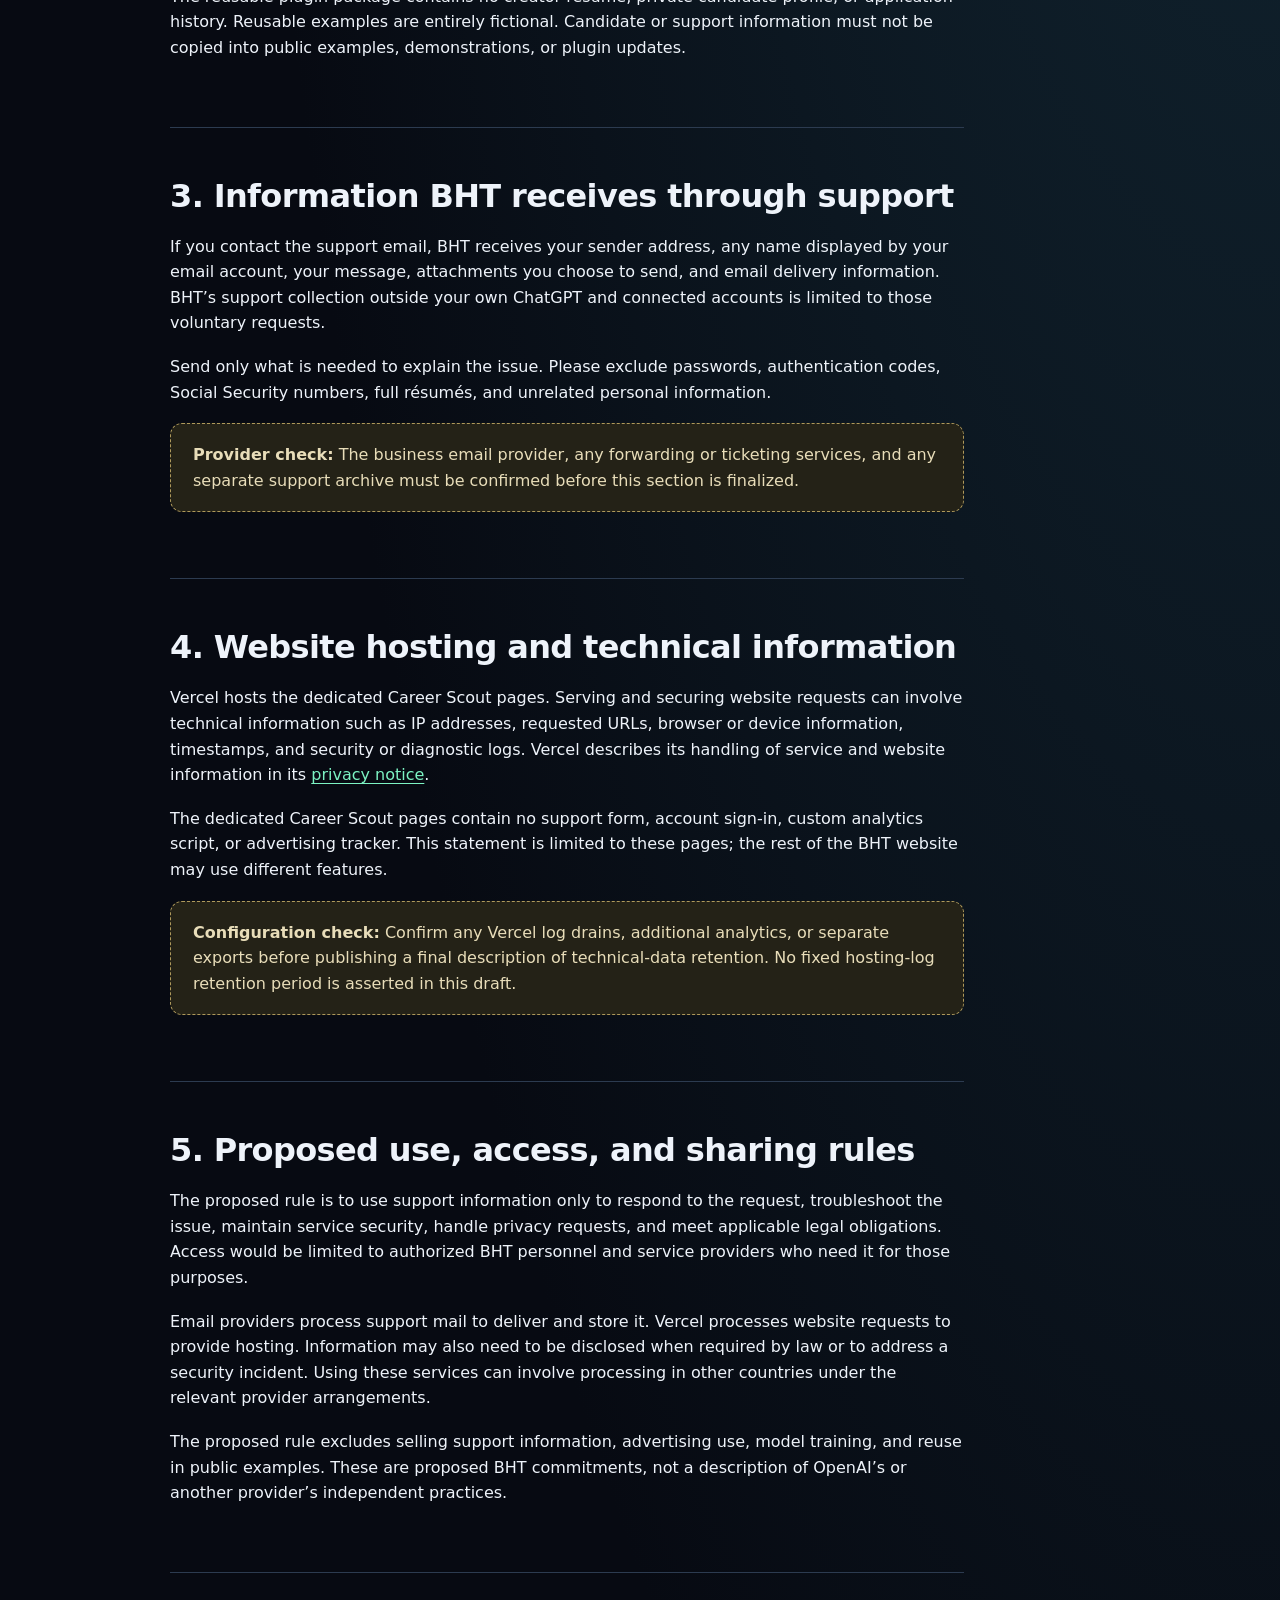
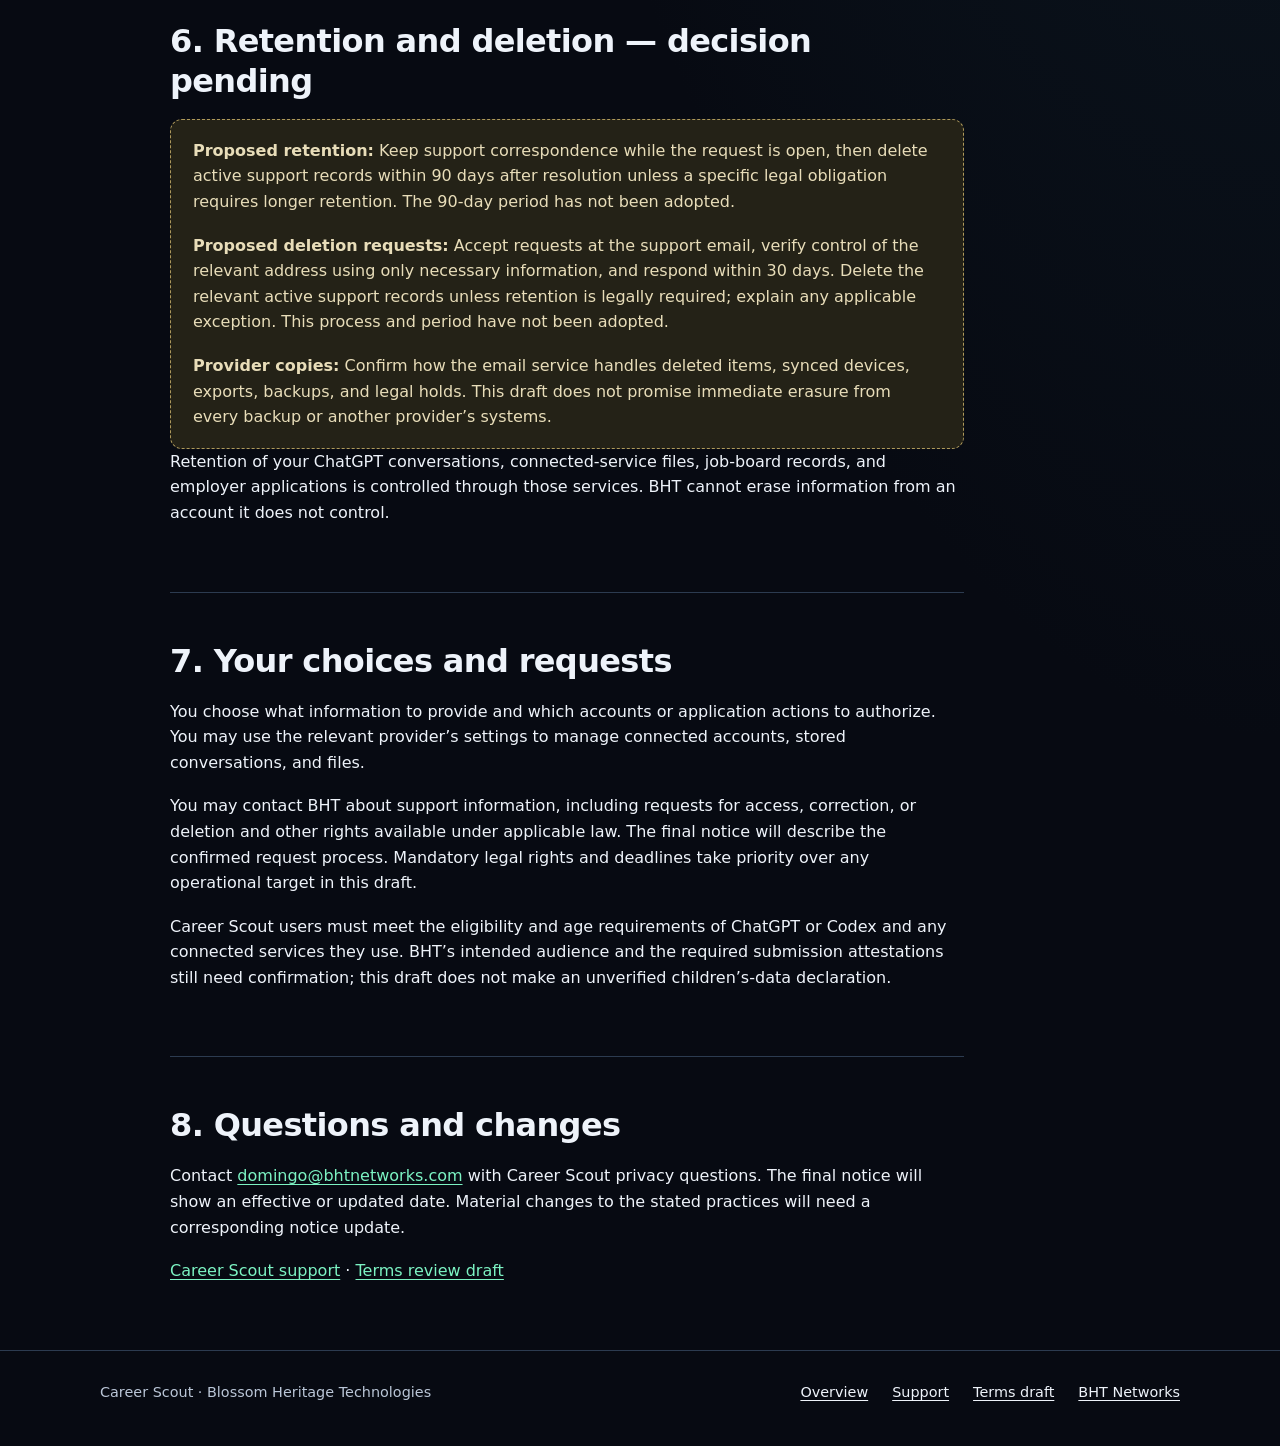
<file: career-scout/privacy/index.html>
<!doctype html>
<html lang="en">
  <head>
    <meta charset="utf-8">
    <meta name="viewport" content="width=device-width, initial-scale=1">
    <meta name="robots" content="noindex, nofollow">
    <meta name="description" content="Publisher review draft of the Career Scout privacy notice from Blossom Heritage Technologies.">
    <title>Career Scout Privacy Draft | Blossom Heritage Technologies</title>
    <link rel="stylesheet" href="/career-scout/styles.css">
    <link rel="icon" href="data:,">
  </head>
  <body>
    <a class="skip-link" href="#main">Skip to content</a>
    <p class="notice"><strong>Publisher review draft — not effective.</strong> Support retention, deletion, and email-provider details still need confirmation.</p>
    <header class="site-header"><div class="wrap header-inner">
      <a class="brand" href="/career-scout/"><span><strong>Career Scout</strong><small>Blossom Heritage Technologies</small></span></a>
      <nav aria-label="Career Scout navigation"><a href="/career-scout/">Overview</a><a href="/career-scout/support/">Support</a><a href="/career-scout/privacy/" aria-current="page">Privacy draft</a><a href="/career-scout/terms/">Terms draft</a></nav>
    </div></header>
    <main class="wrap legal" id="main">
      <section class="hero hero--short" aria-labelledby="page-heading">
        <p class="eyebrow">Privacy notice · publisher review draft</p>
        <h1 id="page-heading">Your information,<br>your job search.</h1>
        <p class="lead">This proposed notice covers the Career Scout plugin and its dedicated overview, support, privacy, and terms pages. It does not cover BHT’s separate commercial wireless services.</p>
        <p class="status-note">This is review text, not a final policy. It has no effective date. The proposed practices below must be confirmed and implemented by BHT before this notice is published as final.</p>
      </section>
      <nav class="contents" aria-label="Privacy contents"><a href="#scope">Who provides Career Scout</a><a href="#candidate-data">Candidate information</a><a href="#support-data">Support messages</a><a href="#hosting">Website hosting</a><a href="#sharing">Use and sharing</a><a href="#retention">Retention and deletion</a><a href="#choices">Your choices</a><a href="#contact">Contact</a></nav>
      <section class="section" id="scope" aria-labelledby="scope-heading">
        <h2 id="scope-heading">1. Who provides Career Scout</h2>
        <p>Blossom Heritage Technologies (“BHT”) provides Career Scout, a free reusable workflow for guided job-search setup, job review, application preparation, and authorized applications. The plugin has no separate BHT-operated server, candidate database, or background service.</p>
        <p>Privacy questions can be sent to <a href="mailto:domingo@bhtnetworks.com?subject=Career%20Scout%20Privacy">domingo@bhtnetworks.com</a>.</p>
        <p class="review-note"><strong>Publisher check:</strong> BHT’s exact verified business identity must be checked before final publication.</p>
      </section>
      <section class="section" id="candidate-data" aria-labelledby="candidate-heading">
        <h2 id="candidate-heading">2. Information used for your job search</h2>
        <p>Career Scout may work with the résumé, employment history, job preferences, application answers, job listings, and tracker information you choose to provide. It uses available tools within your authorization and your own ChatGPT, Codex, storage, and connected-service accounts.</p>
        <p>Installing this instructions-based plugin does not automatically send your conversations, résumé, application tracker, or connected-account contents to BHT. If you email that information to BHT for support, it becomes part of your support message.</p>
        <p>OpenAI, connected services, job boards, and employers process information according to their own terms, privacy notices, and account settings. An application you authorize may disclose your approved materials and answers to the employer or application service involved.</p>
        <p>The reusable plugin package contains no creator résumé, private candidate profile, or application history. Reusable examples are entirely fictional. Candidate or support information must not be copied into public examples, demonstrations, or plugin updates.</p>
      </section>
      <section class="section" id="support-data" aria-labelledby="support-heading">
        <h2 id="support-heading">3. Information BHT receives through support</h2>
        <p>If you contact the support email, BHT receives your sender address, any name displayed by your email account, your message, attachments you choose to send, and email delivery information. BHT’s support collection outside your own ChatGPT and connected accounts is limited to those voluntary requests.</p>
        <p>Send only what is needed to explain the issue. Please exclude passwords, authentication codes, Social Security numbers, full résumés, and unrelated personal information.</p>
        <p class="review-note"><strong>Provider check:</strong> The business email provider, any forwarding or ticketing services, and any separate support archive must be confirmed before this section is finalized.</p>
      </section>
      <section class="section" id="hosting" aria-labelledby="hosting-heading">
        <h2 id="hosting-heading">4. Website hosting and technical information</h2>
        <p>Vercel hosts the dedicated Career Scout pages. Serving and securing website requests can involve technical information such as IP addresses, requested URLs, browser or device information, timestamps, and security or diagnostic logs. Vercel describes its handling of service and website information in its <a href="https://vercel.com/legal/privacy-notice">privacy notice</a>.</p>
        <p>The dedicated Career Scout pages contain no support form, account sign-in, custom analytics script, or advertising tracker. This statement is limited to these pages; the rest of the BHT website may use different features.</p>
        <p class="review-note"><strong>Configuration check:</strong> Confirm any Vercel log drains, additional analytics, or separate exports before publishing a final description of technical-data retention. No fixed hosting-log retention period is asserted in this draft.</p>
      </section>
      <section class="section" id="sharing" aria-labelledby="sharing-heading">
        <h2 id="sharing-heading">5. Proposed use, access, and sharing rules</h2>
        <p>The proposed rule is to use support information only to respond to the request, troubleshoot the issue, maintain service security, handle privacy requests, and meet applicable legal obligations. Access would be limited to authorized BHT personnel and service providers who need it for those purposes.</p>
        <p>Email providers process support mail to deliver and store it. Vercel processes website requests to provide hosting. Information may also need to be disclosed when required by law or to address a security incident. Using these services can involve processing in other countries under the relevant provider arrangements.</p>
        <p>The proposed rule excludes selling support information, advertising use, model training, and reuse in public examples. These are proposed BHT commitments, not a description of OpenAI’s or another provider’s independent practices.</p>
      </section>
      <section class="section" id="retention" aria-labelledby="retention-heading">
        <h2 id="retention-heading">6. Retention and deletion — decision pending</h2>
        <div class="review-note"><p><strong>Proposed retention:</strong> Keep support correspondence while the request is open, then delete active support records within 90 days after resolution unless a specific legal obligation requires longer retention. The 90-day period has not been adopted.</p><p><strong>Proposed deletion requests:</strong> Accept requests at the support email, verify control of the relevant address using only necessary information, and respond within 30 days. Delete the relevant active support records unless retention is legally required; explain any applicable exception. This process and period have not been adopted.</p><p><strong>Provider copies:</strong> Confirm how the email service handles deleted items, synced devices, exports, backups, and legal holds. This draft does not promise immediate erasure from every backup or another provider’s systems.</p></div>
        <p>Retention of your ChatGPT conversations, connected-service files, job-board records, and employer applications is controlled through those services. BHT cannot erase information from an account it does not control.</p>
      </section>
      <section class="section" id="choices" aria-labelledby="choices-heading">
        <h2 id="choices-heading">7. Your choices and requests</h2>
        <p>You choose what information to provide and which accounts or application actions to authorize. You may use the relevant provider’s settings to manage connected accounts, stored conversations, and files.</p>
        <p>You may contact BHT about support information, including requests for access, correction, or deletion and other rights available under applicable law. The final notice will describe the confirmed request process. Mandatory legal rights and deadlines take priority over any operational target in this draft.</p>
        <p>Career Scout users must meet the eligibility and age requirements of ChatGPT or Codex and any connected services they use. BHT’s intended audience and the required submission attestations still need confirmation; this draft does not make an unverified children’s-data declaration.</p>
      </section>
      <section class="section" id="contact" aria-labelledby="contact-heading">
        <h2 id="contact-heading">8. Questions and changes</h2>
        <p>Contact <a href="mailto:domingo@bhtnetworks.com?subject=Career%20Scout%20Privacy">domingo@bhtnetworks.com</a> with Career Scout privacy questions. The final notice will show an effective or updated date. Material changes to the stated practices will need a corresponding notice update.</p>
        <p><a href="/career-scout/support/">Career Scout support</a> · <a href="/career-scout/terms/">Terms review draft</a></p>
      </section>
    </main>
    <footer><div class="wrap footer-inner"><p>Career Scout · Blossom Heritage Technologies</p><nav aria-label="Footer"><a href="/career-scout/">Overview</a><a href="/career-scout/support/">Support</a><a href="/career-scout/terms/">Terms draft</a><a href="/">BHT Networks</a></nav></div></footer>
  </body>
</html>
</file>
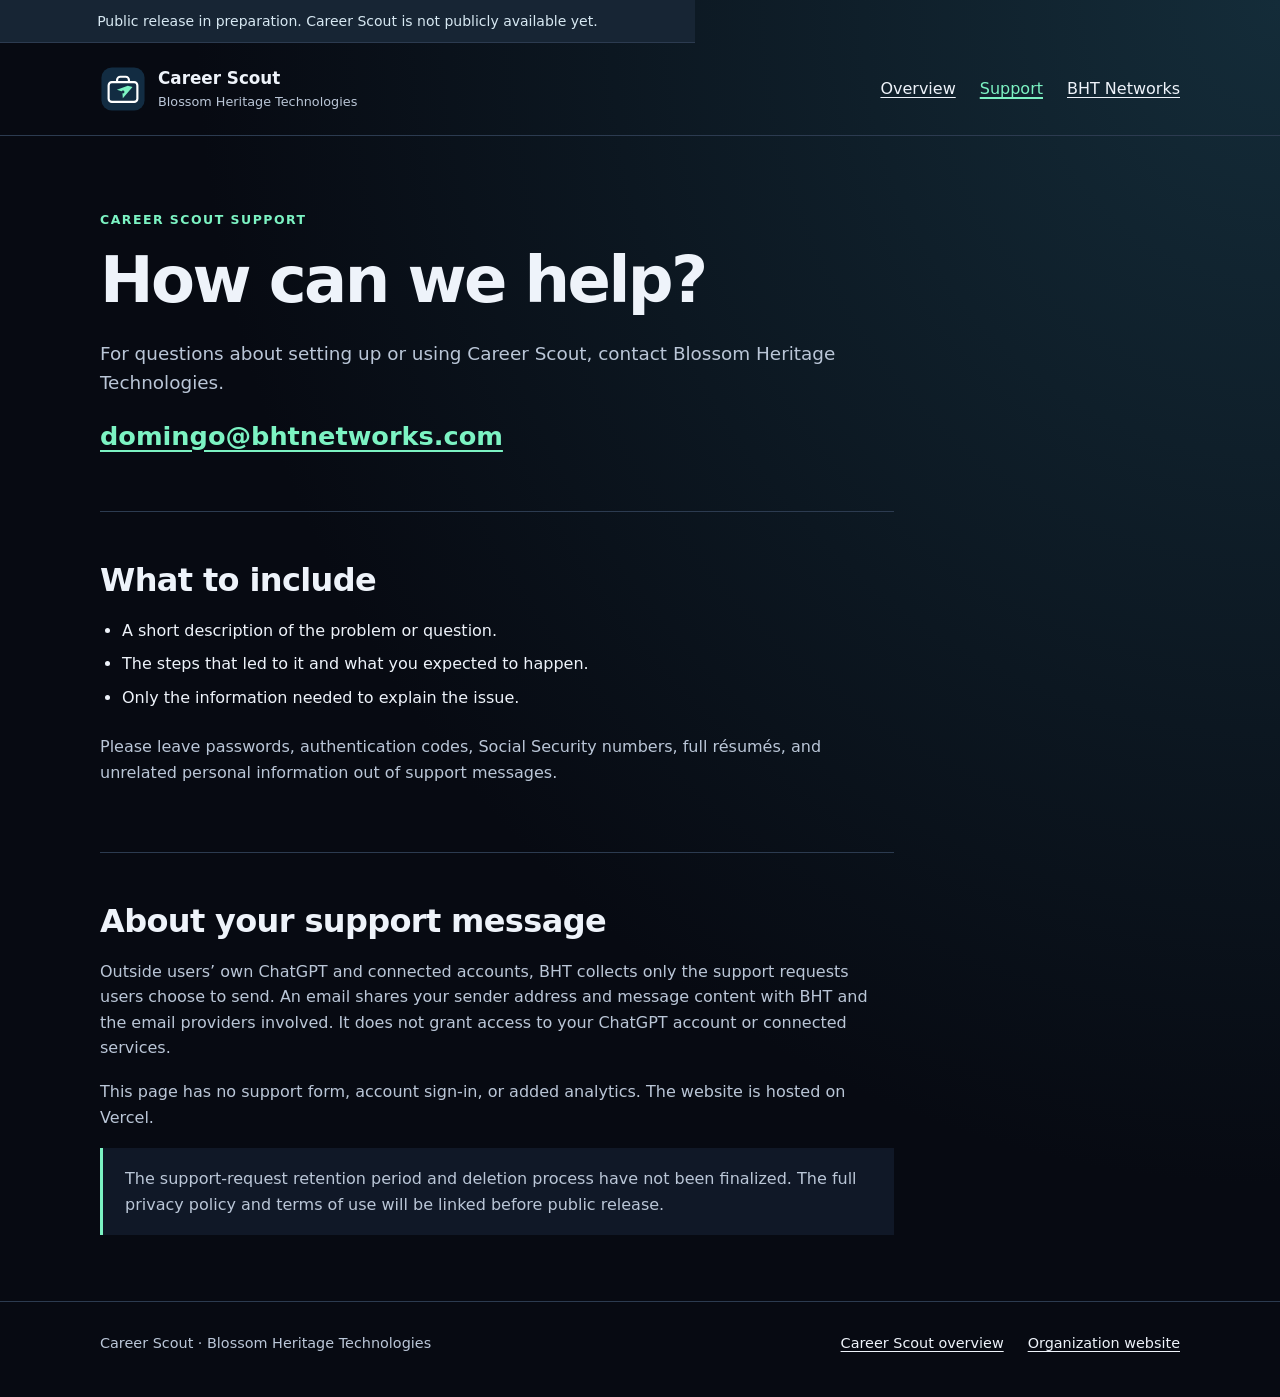
<file: career-scout/support/index.html>
<!doctype html>
<html lang="en">
  <head>
    <meta charset="utf-8">
    <meta name="viewport" content="width=device-width, initial-scale=1">
    <meta name="robots" content="noindex, nofollow">
    <meta name="description" content="Contact Blossom Heritage Technologies for help setting up or using Career Scout.">
    <title>Career Scout Support | Blossom Heritage Technologies</title>
    <link rel="stylesheet" href="/career-scout/styles.css">
    <link rel="icon" href="data:,">
  </head>
  <body>
    <a class="skip-link" href="#main">Skip to content</a>
    <p class="notice">Public release in preparation. Career Scout is not publicly available yet.</p>
    <header class="site-header">
      <div class="wrap header-inner">
        <a class="brand" href="/career-scout/" aria-label="Career Scout overview">
          <svg viewBox="0 0 256 256" aria-hidden="true"><rect x="8" y="8" width="240" height="240" rx="58" fill="#122c42"/><path d="M95 91V78c0-10 8-18 18-18h30c10 0 18 8 18 18v13" fill="none" stroke="#fff" stroke-width="12"/><rect x="48" y="90" width="160" height="110" rx="18" fill="none" stroke="#fff" stroke-width="12"/><path d="m155 110 26 7-54 62-3-37-30-10z" fill="#7cf3c3"/><circle cx="128" cy="145" r="8" fill="#122c42"/></svg>
          <span><strong>Career Scout</strong><small>Blossom Heritage Technologies</small></span>
        </a>
        <nav aria-label="Career Scout navigation">
          <a href="/career-scout/">Overview</a>
          <a href="/career-scout/support/" aria-current="page">Support</a>
          <a href="/">BHT Networks</a>
        </nav>
      </div>
    </header>
    <main class="wrap" id="main">
      <section class="hero hero--short" aria-labelledby="page-heading">
        <p class="eyebrow">Career Scout support</p>
        <h1 id="page-heading">How can we help?</h1>
        <p class="lead">For questions about setting up or using Career Scout, contact Blossom Heritage Technologies.</p>
        <p class="support-address"><a href="mailto:domingo@bhtnetworks.com?subject=Career%20Scout%20Support">domingo@bhtnetworks.com</a></p>
      </section>
      <section class="section prose" aria-labelledby="include-heading">
        <h2 id="include-heading">What to include</h2>
        <ul><li>A short description of the problem or question.</li><li>The steps that led to it and what you expected to happen.</li><li>Only the information needed to explain the issue.</li></ul>
        <p class="muted">Please leave passwords, authentication codes, Social Security numbers, full résumés, and unrelated personal information out of support messages.</p>
      </section>
      <section class="section prose" aria-labelledby="support-data-heading">
        <h2 id="support-data-heading">About your support message</h2>
        <p class="muted">Outside users’ own ChatGPT and connected accounts, BHT collects only the support requests users choose to send. An email shares your sender address and message content with BHT and the email providers involved. It does not grant access to your ChatGPT account or connected services.</p>
        <p class="muted">This page has no support form, account sign-in, or added analytics. The website is hosted on Vercel.</p>
        <p class="status-note">The support-request retention period and deletion process have not been finalized. The full privacy policy and terms of use will be linked before public release.</p>
      </section>
    </main>
    <footer><div class="wrap footer-inner"><p>Career Scout · Blossom Heritage Technologies</p><nav aria-label="Footer"><a href="/career-scout/">Career Scout overview</a><a href="/">Organization website</a></nav></div></footer>
  </body>
</html>
</file>
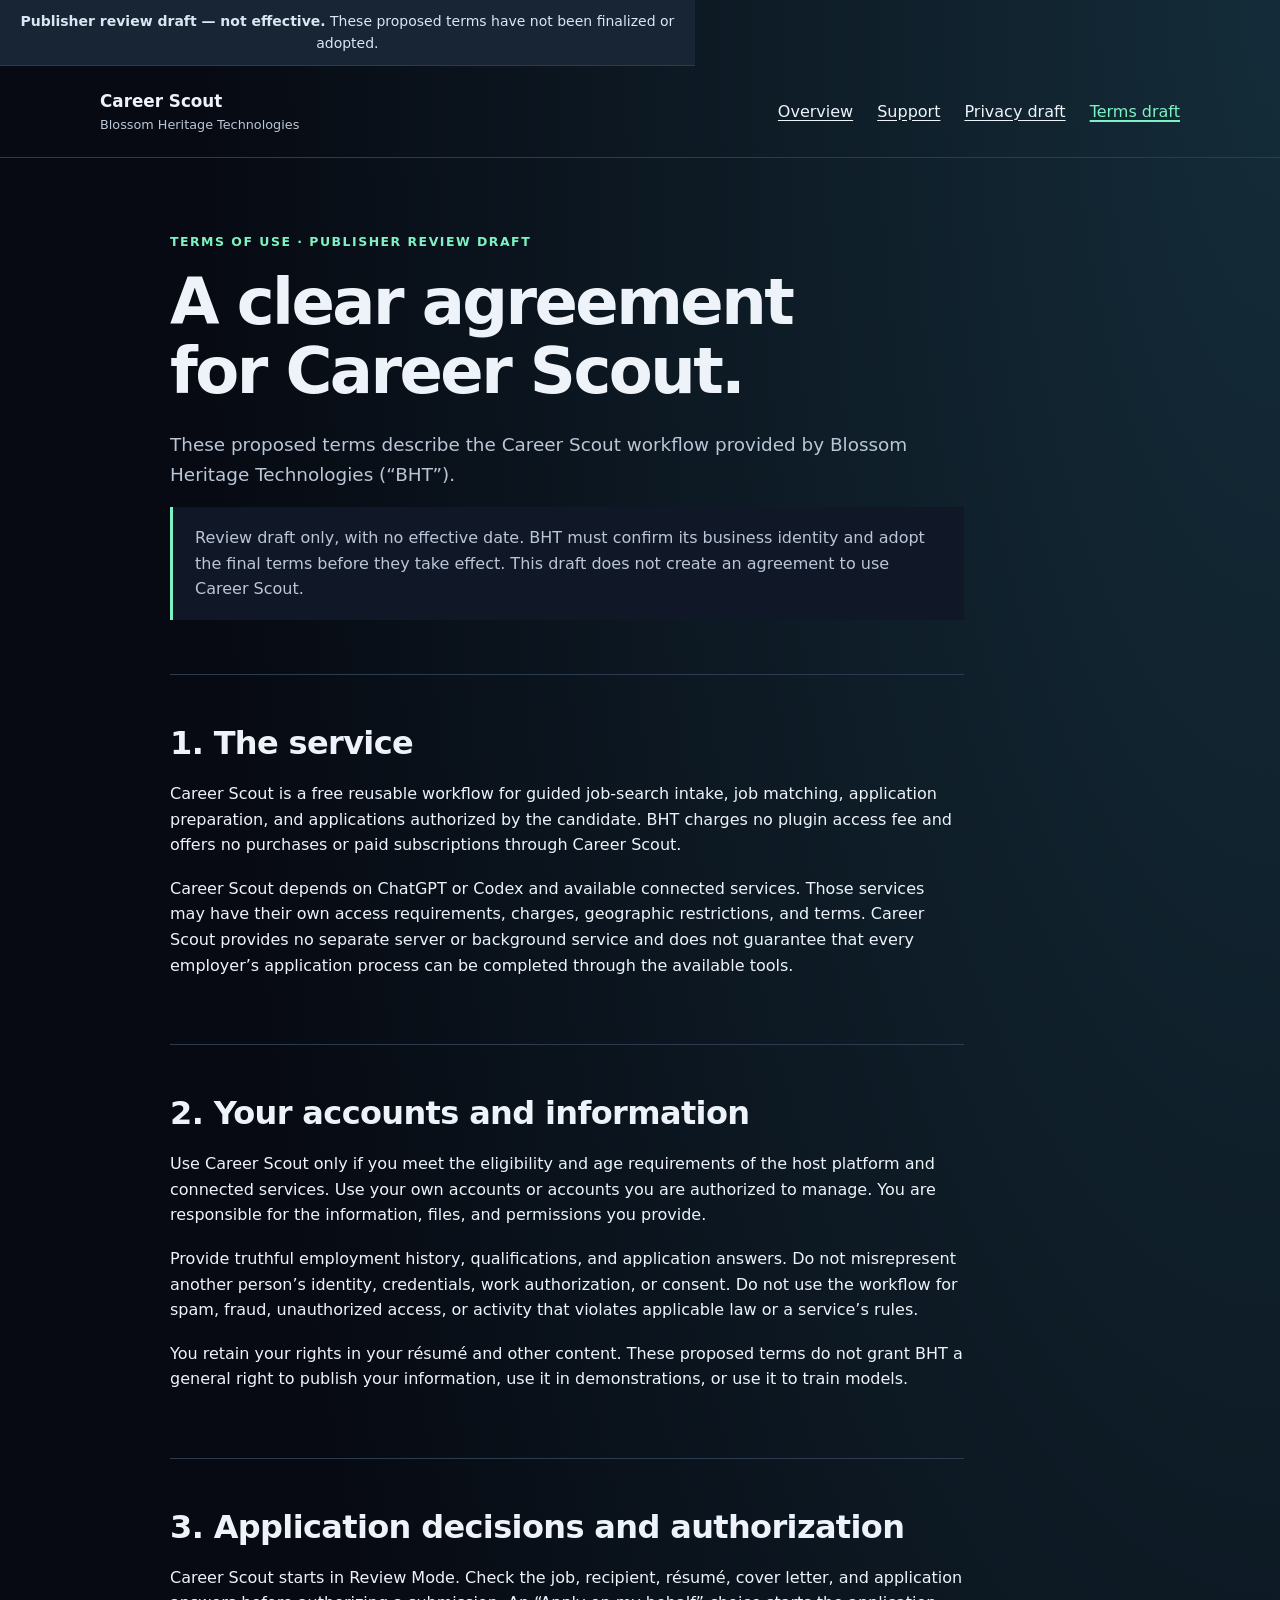
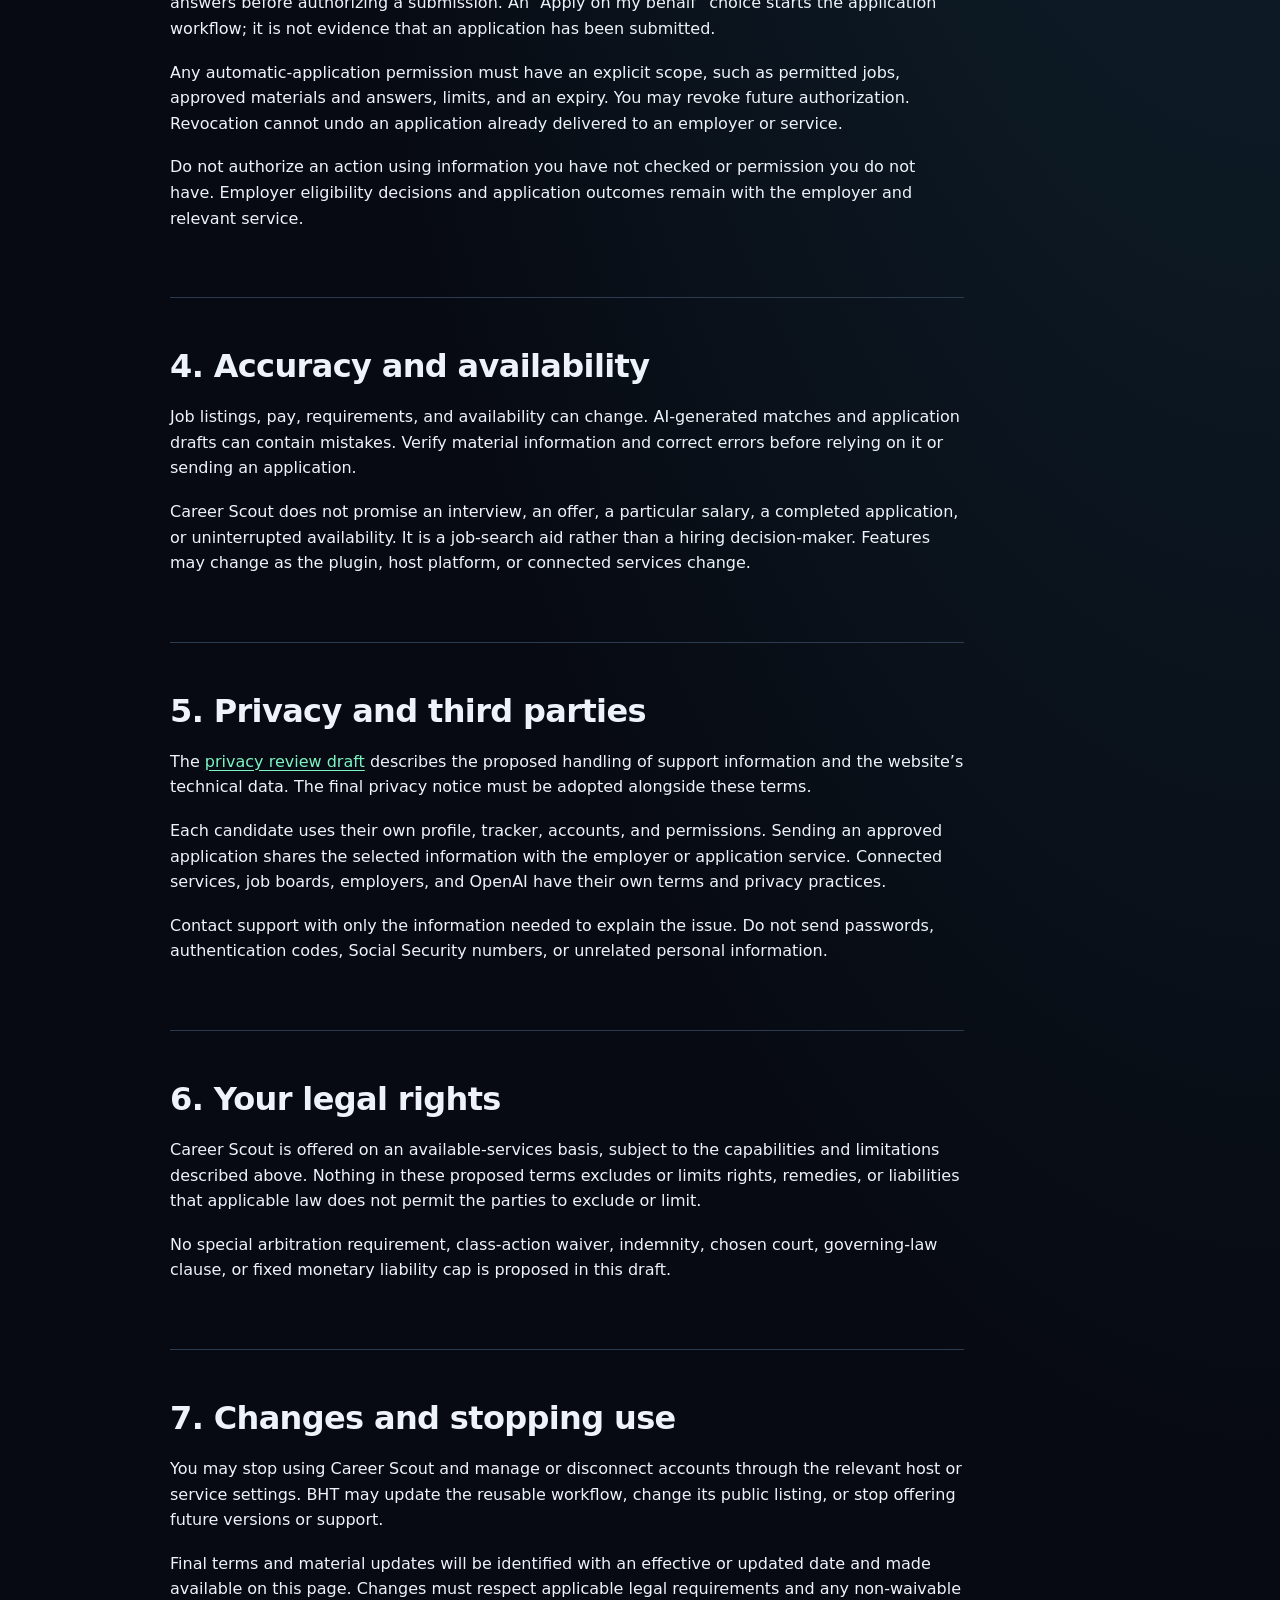
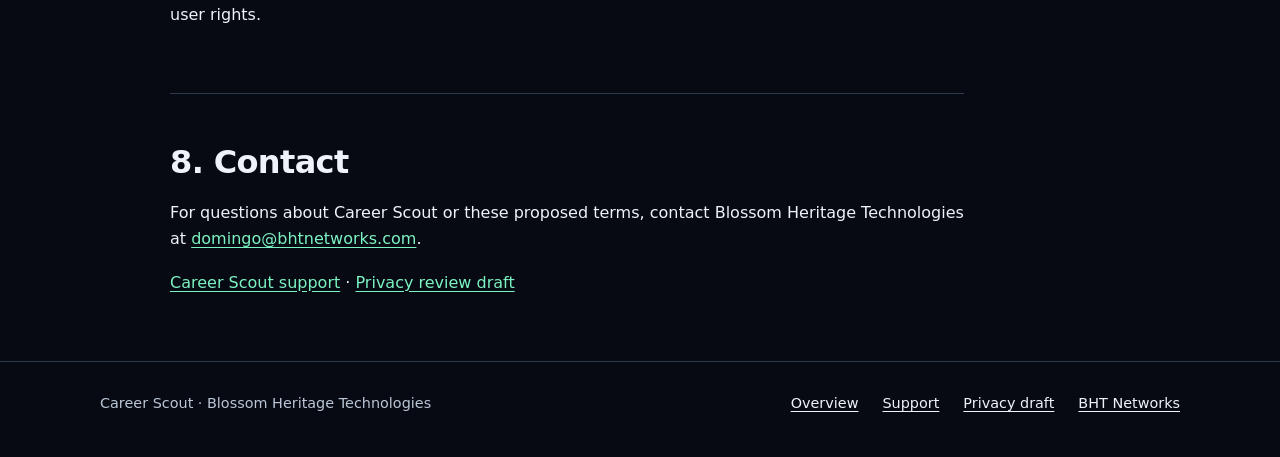
<file: career-scout/terms/index.html>
<!doctype html>
<html lang="en">
  <head>
    <meta charset="utf-8">
    <meta name="viewport" content="width=device-width, initial-scale=1">
    <meta name="robots" content="noindex, nofollow">
    <meta name="description" content="Publisher review draft of the Career Scout terms of use from Blossom Heritage Technologies.">
    <title>Career Scout Terms Draft | Blossom Heritage Technologies</title>
    <link rel="stylesheet" href="/career-scout/styles.css">
    <link rel="icon" href="data:,">
  </head>
  <body>
    <a class="skip-link" href="#main">Skip to content</a>
    <p class="notice"><strong>Publisher review draft — not effective.</strong> These proposed terms have not been finalized or adopted.</p>
    <header class="site-header"><div class="wrap header-inner">
      <a class="brand" href="/career-scout/"><span><strong>Career Scout</strong><small>Blossom Heritage Technologies</small></span></a>
      <nav aria-label="Career Scout navigation"><a href="/career-scout/">Overview</a><a href="/career-scout/support/">Support</a><a href="/career-scout/privacy/">Privacy draft</a><a href="/career-scout/terms/" aria-current="page">Terms draft</a></nav>
    </div></header>
    <main class="wrap legal" id="main">
      <section class="hero hero--short" aria-labelledby="page-heading">
        <p class="eyebrow">Terms of use · publisher review draft</p>
        <h1 id="page-heading">A clear agreement<br>for Career Scout.</h1>
        <p class="lead">These proposed terms describe the Career Scout workflow provided by Blossom Heritage Technologies (“BHT”).</p>
        <p class="status-note">Review draft only, with no effective date. BHT must confirm its business identity and adopt the final terms before they take effect. This draft does not create an agreement to use Career Scout.</p>
      </section>
      <section class="section" aria-labelledby="service-heading">
        <h2 id="service-heading">1. The service</h2>
        <p>Career Scout is a free reusable workflow for guided job-search intake, job matching, application preparation, and applications authorized by the candidate. BHT charges no plugin access fee and offers no purchases or paid subscriptions through Career Scout.</p>
        <p>Career Scout depends on ChatGPT or Codex and available connected services. Those services may have their own access requirements, charges, geographic restrictions, and terms. Career Scout provides no separate server or background service and does not guarantee that every employer’s application process can be completed through the available tools.</p>
      </section>
      <section class="section" aria-labelledby="eligibility-heading">
        <h2 id="eligibility-heading">2. Your accounts and information</h2>
        <p>Use Career Scout only if you meet the eligibility and age requirements of the host platform and connected services. Use your own accounts or accounts you are authorized to manage. You are responsible for the information, files, and permissions you provide.</p>
        <p>Provide truthful employment history, qualifications, and application answers. Do not misrepresent another person’s identity, credentials, work authorization, or consent. Do not use the workflow for spam, fraud, unauthorized access, or activity that violates applicable law or a service’s rules.</p>
        <p>You retain your rights in your résumé and other content. These proposed terms do not grant BHT a general right to publish your information, use it in demonstrations, or use it to train models.</p>
      </section>
      <section class="section" aria-labelledby="applications-heading">
        <h2 id="applications-heading">3. Application decisions and authorization</h2>
        <p>Career Scout starts in Review Mode. Check the job, recipient, résumé, cover letter, and application answers before authorizing a submission. An “Apply on my behalf” choice starts the application workflow; it is not evidence that an application has been submitted.</p>
        <p>Any automatic-application permission must have an explicit scope, such as permitted jobs, approved materials and answers, limits, and an expiry. You may revoke future authorization. Revocation cannot undo an application already delivered to an employer or service.</p>
        <p>Do not authorize an action using information you have not checked or permission you do not have. Employer eligibility decisions and application outcomes remain with the employer and relevant service.</p>
      </section>
      <section class="section" aria-labelledby="accuracy-heading">
        <h2 id="accuracy-heading">4. Accuracy and availability</h2>
        <p>Job listings, pay, requirements, and availability can change. AI-generated matches and application drafts can contain mistakes. Verify material information and correct errors before relying on it or sending an application.</p>
        <p>Career Scout does not promise an interview, an offer, a particular salary, a completed application, or uninterrupted availability. It is a job-search aid rather than a hiring decision-maker. Features may change as the plugin, host platform, or connected services change.</p>
      </section>
      <section class="section" aria-labelledby="privacy-heading">
        <h2 id="privacy-heading">5. Privacy and third parties</h2>
        <p>The <a href="/career-scout/privacy/">privacy review draft</a> describes the proposed handling of support information and the website’s technical data. The final privacy notice must be adopted alongside these terms.</p>
        <p>Each candidate uses their own profile, tracker, accounts, and permissions. Sending an approved application shares the selected information with the employer or application service. Connected services, job boards, employers, and OpenAI have their own terms and privacy practices.</p>
        <p>Contact support with only the information needed to explain the issue. Do not send passwords, authentication codes, Social Security numbers, or unrelated personal information.</p>
      </section>
      <section class="section" aria-labelledby="rights-heading">
        <h2 id="rights-heading">6. Your legal rights</h2>
        <p>Career Scout is offered on an available-services basis, subject to the capabilities and limitations described above. Nothing in these proposed terms excludes or limits rights, remedies, or liabilities that applicable law does not permit the parties to exclude or limit.</p>
        <p>No special arbitration requirement, class-action waiver, indemnity, chosen court, governing-law clause, or fixed monetary liability cap is proposed in this draft.</p>
      </section>
      <section class="section" aria-labelledby="changes-heading">
        <h2 id="changes-heading">7. Changes and stopping use</h2>
        <p>You may stop using Career Scout and manage or disconnect accounts through the relevant host or service settings. BHT may update the reusable workflow, change its public listing, or stop offering future versions or support.</p>
        <p>Final terms and material updates will be identified with an effective or updated date and made available on this page. Changes must respect applicable legal requirements and any non-waivable user rights.</p>
      </section>
      <section class="section" aria-labelledby="contact-heading">
        <h2 id="contact-heading">8. Contact</h2>
        <p>For questions about Career Scout or these proposed terms, contact Blossom Heritage Technologies at <a href="mailto:domingo@bhtnetworks.com?subject=Career%20Scout%20Terms">domingo@bhtnetworks.com</a>.</p>
        <p><a href="/career-scout/support/">Career Scout support</a> · <a href="/career-scout/privacy/">Privacy review draft</a></p>
      </section>
    </main>
    <footer><div class="wrap footer-inner"><p>Career Scout · Blossom Heritage Technologies</p><nav aria-label="Footer"><a href="/career-scout/">Overview</a><a href="/career-scout/support/">Support</a><a href="/career-scout/privacy/">Privacy draft</a><a href="/">BHT Networks</a></nav></div></footer>
  </body>
</html>
</file>
<file: styles.css>
:root {
  --bg: #070a12;
  --bg2: #0b1020;
  --card: rgba(255, 255, 255, 0.06);
  --card2: rgba(255, 255, 255, 0.08);
  --line: rgba(255, 255, 255, 0.12);
  --text: rgba(255, 255, 255, 0.92);
  --muted: rgba(255, 255, 255, 0.72);
  --muted2: rgba(255, 255, 255, 0.6);
  --accent: #7cf3c3;
  --accent2: #7aa7ff;
  --shadow: 0 18px 60px rgba(0, 0, 0, 0.55);
  --radius: 18px;
  --radius2: 24px;
  --container: 1120px;
}

*,
*::before,
*::after {
  box-sizing: border-box;
}

html {
  scroll-behavior: smooth;
}

body {
  margin: 0;
  font-family: Inter, system-ui, -apple-system, Segoe UI, Roboto, Arial, sans-serif;
  color: var(--text);
  background: radial-gradient(1200px 800px at 15% 10%, rgba(122, 167, 255, 0.18), transparent 55%),
    radial-gradient(900px 700px at 90% 15%, rgba(124, 243, 195, 0.15), transparent 55%),
    linear-gradient(180deg, var(--bg), #04060e 60%, #03040a);
  line-height: 1.5;
}

a {
  color: inherit;
  text-decoration: none;
}

.container {
  max-width: var(--container);
  padding: 0 18px;
  margin: 0 auto;
}

.topbar {
  position: sticky;
  top: 0;
  z-index: 50;
  backdrop-filter: blur(10px);
  background: rgba(5, 8, 18, 0.58);
  border-bottom: 1px solid rgba(255, 255, 255, 0.08);
}

.topbar__inner {
  min-height: 68px;
  display: flex;
  align-items: center;
  justify-content: space-between;
  gap: 14px;
}

.brand {
  display: flex;
  align-items: center;
  gap: 12px;
  min-width: 240px;
}

.brand__mark {
  width: 40px;
  height: 40px;
  border-radius: 12px;
  background: radial-gradient(18px 18px at 30% 30%, rgba(124, 243, 195, 0.95), transparent 65%),
    radial-gradient(18px 18px at 70% 70%, rgba(122, 167, 255, 0.95), transparent 65%),
    linear-gradient(135deg, rgba(255, 255, 255, 0.16), rgba(255, 255, 255, 0.02));
  border: 1px solid rgba(255, 255, 255, 0.14);
  box-shadow: 0 10px 30px rgba(0, 0, 0, 0.45);
}

.brand__text {
  display: flex;
  flex-direction: column;
  line-height: 1.1;
}

.brand__name {
  font-weight: 700;
  font-size: 14px;
  letter-spacing: 0.2px;
}

.brand__sub {
  font-weight: 600;
  font-size: 12px;
  color: var(--muted);
  margin-top: 2px;
}

.nav {
  display: flex;
  align-items: center;
  gap: 12px;
  flex-wrap: wrap;
  justify-content: flex-end;
}

.nav__link {
  font-size: 14px;
  color: var(--muted);
  font-weight: 600;
  padding: 8px 10px;
  border-radius: 10px;
}

.nav__link:hover {
  background: rgba(255, 255, 255, 0.06);
  color: var(--text);
}

.menuBtn {
  display: none;
  background: transparent;
  border: 1px solid rgba(255, 255, 255, 0.14);
  border-radius: 12px;
  padding: 10px;
  cursor: pointer;
}

.menuBtn__bar {
  display: block;
  width: 20px;
  height: 2px;
  background: rgba(255, 255, 255, 0.78);
  margin: 4px 0;
  border-radius: 2px;
}

.mobileNav {
  display: none;
  padding: 12px 18px 18px;
  border-top: 1px solid rgba(255, 255, 255, 0.08);
}

.mobileNav__link {
  display: block;
  padding: 12px 10px;
  border-radius: 12px;
  color: var(--muted);
  font-weight: 650;
}

.mobileNav__link:hover {
  background: rgba(255, 255, 255, 0.06);
  color: var(--text);
}

.mobileNav__cta {
  margin-top: 6px;
  color: var(--text);
  border: 1px solid rgba(255, 255, 255, 0.14);
  background: rgba(255, 255, 255, 0.06);
}

.hero {
  position: relative;
  padding: 70px 0 40px;
  overflow: hidden;
}

.hero__bg {
  position: absolute;
  inset: 0;
  background: radial-gradient(600px 400px at 20% 35%, rgba(124, 243, 195, 0.12), transparent 65%),
    radial-gradient(800px 500px at 70% 25%, rgba(122, 167, 255, 0.1), transparent 65%);
  pointer-events: none;
}

.hero__grid {
  position: relative;
  display: grid;
  grid-template-columns: 1.15fr 0.85fr;
  gap: 24px;
  align-items: center;
}

.pill {
  display: inline-flex;
  align-items: center;
  gap: 10px;
  padding: 8px 12px;
  border-radius: 999px;
  border: 1px solid rgba(255, 255, 255, 0.14);
  background: rgba(255, 255, 255, 0.04);
  color: var(--muted);
  font-size: 13px;
  font-weight: 600;
}

.dot {
  width: 10px;
  height: 10px;
  border-radius: 999px;
  background: linear-gradient(135deg, var(--accent), var(--accent2));
  box-shadow: 0 0 0 4px rgba(124, 243, 195, 0.12);
}

h1 {
  font-size: 52px;
  line-height: 1.05;
  margin: 14px 0;
  letter-spacing: -1px;
}

h2 {
  margin: 0;
}

.accent {
  background: linear-gradient(135deg, var(--accent), var(--accent2));
  -webkit-background-clip: text;
  background-clip: text;
  color: transparent;
}

.lead {
  font-size: 18px;
  color: var(--muted);
  max-width: 58ch;
}

.hero__cta {
  display: flex;
  gap: 12px;
  margin-top: 18px;
  flex-wrap: wrap;
}

.hero__trust {
  display: flex;
  gap: 14px;
  margin-top: 18px;
  flex-wrap: wrap;
}

.trustItem {
  border: 1px solid rgba(255, 255, 255, 0.1);
  background: rgba(255, 255, 255, 0.03);
  padding: 12px 14px;
  border-radius: 14px;
  min-width: 180px;
}

.trustItem__k {
  display: block;
  font-weight: 800;
}

.trustItem__v {
  display: block;
  font-size: 13px;
  color: var(--muted);
  margin-top: 2px;
}

.hero__card {
  position: relative;
}

.cardGlow {
  position: absolute;
  inset: -40px;
  background: radial-gradient(240px 240px at 30% 20%, rgba(124, 243, 195, 0.18), transparent 65%),
    radial-gradient(260px 260px at 70% 60%, rgba(122, 167, 255, 0.18), transparent 65%);
  filter: blur(10px);
  pointer-events: none;
}

.card {
  position: relative;
  padding: 18px;
  border-radius: var(--radius2);
  border: 1px solid rgba(255, 255, 255, 0.14);
  background: linear-gradient(180deg, rgba(255, 255, 255, 0.08), rgba(255, 255, 255, 0.03));
  box-shadow: var(--shadow);
}

.card__top {
  display: flex;
  align-items: center;
  justify-content: space-between;
  gap: 12px;
}

.card__title {
  font-weight: 800;
}

.badge {
  font-size: 12px;
  color: var(--muted);
  border: 1px solid rgba(255, 255, 255, 0.14);
  background: rgba(255, 255, 255, 0.05);
  padding: 6px 10px;
  border-radius: 999px;
  font-weight: 650;
}

.checklist {
  list-style: none;
  margin: 14px 0 0;
  padding: 0;
  display: grid;
  gap: 10px;
}

.checklist__item {
  display: flex;
  gap: 10px;
  align-items: flex-start;
  color: var(--muted);
  font-size: 14px;
}

.check {
  width: 18px;
  height: 18px;
  border-radius: 8px;
  margin-top: 2px;
  background: rgba(124, 243, 195, 0.14);
  border: 1px solid rgba(124, 243, 195, 0.28);
  position: relative;
  flex: 0 0 auto;
}

.check::after {
  content: "";
  position: absolute;
  left: 5px;
  top: 3px;
  width: 6px;
  height: 10px;
  border-right: 2px solid rgba(124, 243, 195, 0.95);
  border-bottom: 2px solid rgba(124, 243, 195, 0.95);
  transform: rotate(45deg);
}

.card__actions {
  display: flex;
  gap: 10px;
  margin-top: 14px;
  flex-wrap: wrap;
}

.card__fine {
  margin: 10px 0 0;
  color: var(--muted2);
  font-size: 12px;
}

.section {
  padding: 62px 0;
}

.section--alt {
  background: linear-gradient(180deg, rgba(255, 255, 255, 0.03), rgba(255, 255, 255, 0.01));
  border-top: 1px solid rgba(255, 255, 255, 0.06);
  border-bottom: 1px solid rgba(255, 255, 255, 0.06);
}

.section__head {
  max-width: 74ch;
}

.section__head h2 {
  margin: 0 0 10px;
  font-size: 34px;
  letter-spacing: -0.6px;
}

.section__head p {
  margin: 0;
  color: var(--muted);
}

.grid3 {
  margin-top: 22px;
  display: grid;
  grid-template-columns: repeat(3, 1fr);
  gap: 14px;
}

.processEyebrow {
  margin: 18px 0 0;
  color: var(--muted2);
  font-size: 12px;
  font-weight: 750;
  text-transform: uppercase;
  letter-spacing: 0.9px;
}

.processFlow {
  margin-top: 14px;
  display: grid;
  grid-template-columns: minmax(0, 1fr) auto minmax(0, 1fr) auto minmax(0, 1fr);
  gap: 14px;
  align-items: stretch;
}

.processCard {
  min-width: 0;
}

.processConnector {
  align-self: center;
  justify-self: center;
  width: 30px;
  height: 30px;
  display: grid;
  place-items: center;
  border-radius: 999px;
  border: 1px solid rgba(255, 255, 255, 0.14);
  background: linear-gradient(135deg, rgba(255, 255, 255, 0.08), rgba(255, 255, 255, 0.03));
  color: rgba(233, 241, 255, 0.88);
  font-size: 14px;
  line-height: 1;
}

.stepLabel {
  display: inline-block;
  margin-bottom: 8px;
  padding: 4px 9px;
  border-radius: 999px;
  border: 1px solid rgba(255, 255, 255, 0.14);
  background: rgba(255, 255, 255, 0.04);
  color: var(--muted);
  font-size: 11px;
  font-weight: 700;
  letter-spacing: 0.4px;
  text-transform: uppercase;
}


.equipmentGrid {
  margin-top: 22px;
  display: grid;
  grid-template-columns: repeat(2, minmax(0, 1fr));
  gap: 14px;
}

.equipmentCard {
  border-radius: var(--radius2);
  border: 1px solid rgba(255, 255, 255, 0.12);
  background: rgba(255, 255, 255, 0.03);
  overflow: hidden;
}

.equipmentCard__image {
  width: 100%;
  aspect-ratio: 16 / 10;
  object-fit: cover;
  display: block;
}

.equipmentCard__body {
  padding: 16px;
}

.equipmentCard__body h3 {
  margin: 0 0 8px;
}

.equipmentCard__body p {
  margin: 0;
  color: var(--muted);
}

.equipmentActions {
  margin-top: 16px;
}
.feature {
  border-radius: var(--radius);
  border: 1px solid rgba(255, 255, 255, 0.12);
  background: rgba(255, 255, 255, 0.03);
  padding: 20px;
}

.feature h3 {
  margin: 0 0 8px;
  font-size: 19px;
}

.feature p {
  margin: 0;
  color: var(--muted);
}

.split {
  display: grid;
  grid-template-columns: 1.1fr 0.9fr;
  gap: 18px;
  align-items: start;
}

.lead2 {
  color: var(--muted);
  font-size: 16px;
  margin-top: 10px;
}

.bullets {
  margin: 14px 0 0;
  padding-left: 18px;
  color: var(--muted);
}

.bullets li {
  margin: 8px 0;
}

.panel {
  border-radius: var(--radius2);
  border: 1px solid rgba(255, 255, 255, 0.12);
  background: rgba(255, 255, 255, 0.03);
  padding: 18px;
}

.panel h3 {
  margin: 0 0 10px;
}

.panel__note {
  margin: 14px 0 0;
  color: var(--muted);
}

.chips {
  display: flex;
  flex-wrap: wrap;
  gap: 8px;
}

.chip {
  border: 1px solid rgba(255, 255, 255, 0.14);
  background: rgba(255, 255, 255, 0.04);
  color: var(--muted);
  padding: 8px 10px;
  border-radius: 999px;
  font-size: 13px;
  font-weight: 650;
}

.miniList {
  margin: 0;
  padding-left: 18px;
  color: var(--muted);
}

.miniList li {
  margin: 8px 0;
}

.standardsList {
  margin: 20px 0 0;
  padding-left: 18px;
  color: var(--muted);
  columns: 2;
  column-gap: 28px;
}

.standardsList li {
  margin: 0 0 10px;
  break-inside: avoid;
}

.steps {
  margin: 22px 0 0;
  padding: 0;
  list-style: none;
  display: grid;
  gap: 12px;
}

.step {
  display: grid;
  grid-template-columns: 52px 1fr;
  gap: 14px;
  border-radius: var(--radius);
  border: 1px solid rgba(255, 255, 255, 0.12);
  background: rgba(255, 255, 255, 0.03);
  padding: 16px;
}

.step__n {
  width: 44px;
  height: 44px;
  border-radius: 14px;
  display: grid;
  place-items: center;
  font-weight: 900;
  background: linear-gradient(135deg, rgba(124, 243, 195, 0.18), rgba(122, 167, 255, 0.16));
  border: 1px solid rgba(255, 255, 255, 0.14);
}

.step h3 {
  margin: 2px 0 6px;
}

.step p {
  margin: 0;
  color: var(--muted);
}

.roleList {
  margin-top: 12px;
}

.faq {
  margin-top: 18px;
  display: grid;
  gap: 10px;
}

.faq__item {
  border-radius: var(--radius);
  border: 1px solid rgba(255, 255, 255, 0.12);
  background: rgba(255, 255, 255, 0.03);
  padding: 14px 16px;
}

.faq__item summary {
  cursor: pointer;
  font-weight: 750;
  color: var(--text);
}

.faq__item p {
  margin: 10px 0 0;
  color: var(--muted);
}

.contact {
  display: grid;
  grid-template-columns: 1fr 1fr;
  gap: 18px;
  align-items: start;
}

.contact__cards {
  margin-top: 14px;
  display: grid;
  gap: 10px;
}

.miniCard {
  border-radius: var(--radius);
  border: 1px solid rgba(255, 255, 255, 0.12);
  background: rgba(255, 255, 255, 0.03);
  padding: 14px;
}

.miniCard__k {
  color: var(--muted2);
  font-weight: 700;
  font-size: 12px;
  text-transform: uppercase;
  letter-spacing: 0.7px;
}

.miniCard__v {
  margin-top: 6px;
  display: flex;
  align-items: center;
  justify-content: space-between;
  gap: 10px;
  font-weight: 700;
}

.miniCard__fine {
  margin-top: 8px;
  color: var(--muted2);
  font-size: 12px;
}

.linkBtn {
  border: 1px solid rgba(255, 255, 255, 0.14);
  background: rgba(255, 255, 255, 0.05);
  color: var(--text);
  border-radius: 12px;
  padding: 8px 10px;
  font-weight: 750;
  cursor: pointer;
}

.linkBtn:hover {
  background: rgba(255, 255, 255, 0.08);
}

.contactTel {
  font-weight: 700;
  color: var(--text);
}

.contactTel:hover {
  color: var(--accent);
}

.form {
  border-radius: var(--radius2);
  border: 1px solid rgba(255, 255, 255, 0.12);
  background: rgba(255, 255, 255, 0.03);
  padding: 18px;
}

.form label {
  display: block;
  margin-bottom: 12px;
}

.form span {
  display: block;
  font-size: 13px;
  color: var(--muted);
  margin-bottom: 6px;
  font-weight: 700;
}

.form input,
.form textarea {
  width: 100%;
  border-radius: 14px;
  border: 1px solid rgba(255, 255, 255, 0.14);
  background: rgba(255, 255, 255, 0.05);
  color: var(--text);
  padding: 12px;
  outline: none;
}

.form input:focus,
.form textarea:focus {
  border-color: rgba(124, 243, 195, 0.45);
  box-shadow: 0 0 0 4px rgba(124, 243, 195, 0.1);
}

.form__row {
  display: grid;
  grid-template-columns: 1fr 1fr;
  gap: 12px;
}

.form__actions {
  display: flex;
  align-items: center;
  gap: 12px;
}

.form__note {
  margin: 0;
  color: var(--muted);
  font-size: 13px;
}

.form__fine {
  margin: 12px 0 0;
  color: var(--muted2);
  font-size: 12px;
}

.footer {
  border-top: 1px solid rgba(255, 255, 255, 0.08);
  padding: 26px 0;
  background: rgba(0, 0, 0, 0.18);
}

.footer__inner {
  display: flex;
  align-items: center;
  justify-content: space-between;
  gap: 12px;
  flex-wrap: wrap;
}

.footer__brand {
  display: flex;
  align-items: center;
  gap: 12px;
}

.footer__name {
  font-weight: 800;
}

.footer__sub {
  color: var(--muted);
  font-size: 13px;
  margin-top: 2px;
}

.footer__link {
  color: var(--muted);
  font-weight: 700;
}

.footer__link:hover {
  color: var(--text);
}

.footer__sep {
  color: rgba(255, 255, 255, 0.25);
  margin: 0 8px;
}

.btn {
  display: inline-flex;
  align-items: center;
  justify-content: center;
  gap: 10px;
  border-radius: 14px;
  border: 1px solid rgba(255, 255, 255, 0.14);
  padding: 12px 14px;
  background: linear-gradient(135deg, rgba(124, 243, 195, 0.25), rgba(122, 167, 255, 0.18));
  color: var(--text);
  font-weight: 800;
  cursor: pointer;
  transition: transform 0.08s ease, background 0.15s ease;
}

.btn:hover {
  transform: translateY(-1px);
}

.btn--ghost {
  background: rgba(255, 255, 255, 0.04);
}

.btn--sm {
  padding: 10px 12px;
  border-radius: 12px;
  font-size: 13px;
}

.btn--lg {
  padding: 13px 16px;
  border-radius: 16px;
}

@media (max-width: 980px) {
  h1 {
    font-size: 44px;
  }

  .hero__grid,
  .grid3,
  .equipmentGrid,
  .split,
  .contact {
    grid-template-columns: 1fr;
  }

  .standardsList {
    columns: 1;
  }

  .nav {
    display: none;
  }

  .menuBtn {
    display: inline-flex;
  }

  .mobileNav.isOpen {
    display: block;
  }

  .processFlow {
    grid-template-columns: 1fr;
  }

  .processConnector {
    display: none;
  }
}

@media (max-width: 520px) {
  h1 {
    font-size: 36px;
  }

  .form__row {
    grid-template-columns: 1fr;
  }

  .trustItem {
    min-width: 100%;
  }
}
</file>
<file: career-scout/styles.css>
:root {
  color-scheme: dark;
  --bg: #070a12;
  --surface: #101827;
  --ink: #eef3fa;
  --muted: #bac6d7;
  --mint: #7cf3c3;
  --line: #2c3b50;
}

* { box-sizing: border-box; }
html { scroll-behavior: smooth; }
body {
  margin: 0;
  color: var(--ink);
  background: radial-gradient(ellipse at top right, #142c39, transparent 60%), var(--bg);
  font: 1rem/1.6 system-ui, -apple-system, BlinkMacSystemFont, "Segoe UI", sans-serif;
}
a { color: var(--mint); text-underline-offset: .2em; overflow-wrap: anywhere; }
a:hover { text-decoration-thickness: .15em; }
a:focus-visible { outline: 3px solid var(--mint); outline-offset: 5px; border-radius: 3px; }
.wrap { width: min(100% - 40px, 1080px); margin-inline: auto; }
.skip-link { position: absolute; top: -100px; left: 20px; z-index: 5; background: var(--bg); padding: 12px; }
.skip-link:focus { top: 12px; }
.notice { margin: 0; padding: 10px 20px; border-bottom: 1px solid var(--line); background: #172534; color: #d7e8f2; text-align: center; font-size: .875rem; }
.site-header { border-bottom: 1px solid var(--line); }
.header-inner { display: flex; align-items: center; justify-content: space-between; flex-wrap: wrap; gap: 20px; padding-block: 22px; }
.brand { display: flex; align-items: center; gap: 12px; color: var(--ink); text-decoration: none; }
.brand svg { width: 46px; height: 46px; flex: none; }
.brand strong { display: block; font-size: 1.05rem; }
.brand small { display: block; color: var(--muted); font-size: .8rem; }
nav { display: flex; flex-wrap: wrap; gap: 14px 24px; }
nav a { color: var(--ink); }
nav [aria-current="page"] { color: var(--mint); text-decoration-thickness: .15em; }
.hero { padding: 74px 0 62px; max-width: 860px; }
.hero--short { padding-bottom: 36px; }
.eyebrow { margin: 0 0 16px; color: var(--mint); font-weight: 700; letter-spacing: .12em; text-transform: uppercase; font-size: .78rem; }
h1 { margin: 0 0 24px; font-size: clamp(2.25rem, 6vw, 4rem); letter-spacing: -.04em; line-height: 1.08; }
h2 { margin: 0 0 18px; font-size: clamp(1.5rem, 3vw, 2rem); letter-spacing: -.02em; line-height: 1.25; }
h3 { margin: 0 0 8px; font-size: 1.15rem; line-height: 1.4; }
p { margin: 0 0 18px; max-width: 78ch; }
.lead { color: var(--muted); font-size: 1.15rem; max-width: 65ch; }
.facts { display: flex; flex-wrap: wrap; gap: 10px 26px; margin: 28px 0; color: var(--muted); }
.actions { display: flex; flex-wrap: wrap; gap: 14px; margin-top: 26px; }
.button { display: inline-flex; align-items: center; justify-content: center; min-height: 48px; padding: 11px 18px; border: 1px solid var(--mint); border-radius: 12px; background: var(--mint); color: #102536; font-weight: 750; text-decoration: none; }
.button--secondary { color: var(--mint); background: transparent; }
.section { padding: 48px 0; border-top: 1px solid var(--line); }
.steps { display: grid; grid-template-columns: repeat(2, minmax(0, 1fr)); gap: 24px; margin-top: 28px; }
.card { padding: 26px; border: 1px solid var(--line); border-radius: 18px; background: var(--surface); min-width: 0; }
.card p:last-child { margin-bottom: 0; }
.step-number { display: block; margin-bottom: 12px; color: var(--mint); font-weight: 750; font-size: .85rem; }
.muted, .card p { color: var(--muted); }
.prose { max-width: 78ch; }
.support-address { font-size: clamp(1.1rem, 3vw, 1.6rem); font-weight: 700; }
ul { margin: 10px 0 24px; padding-left: 22px; }
li { margin: 8px 0; }
.status-note { padding: 18px 22px; border-left: 3px solid var(--mint); background: var(--surface); color: var(--muted); }
.legal { max-width: 940px; }
.legal .section { max-width: 78ch; }
.contents { padding: 22px 0 34px; gap: 12px 22px; }
.contents a { font-size: .9rem; }
.review-note { padding: 18px 22px; border: 1px dashed #ae995b; border-radius: 12px; background: #242217; color: #e8ddb9; }
.review-note p:last-child { margin-bottom: 0; }
footer { padding: 30px 0 42px; border-top: 1px solid var(--line); color: var(--muted); font-size: .9rem; }
.footer-inner { display: flex; flex-wrap: wrap; justify-content: space-between; gap: 16px 28px; }
footer p { margin: 0; }
@media (max-width: 620px) {
  .wrap { width: calc(100% - 32px); }
  .header-inner { align-items: flex-start; }
  .hero { padding-top: 44px; padding-bottom: 40px; }
  .steps { grid-template-columns: 1fr; gap: 16px; }
  .section { padding: 34px 0; }
  .card { padding: 22px; }
  .actions .button { width: 100%; }
}
@media (prefers-reduced-motion: reduce) { html { scroll-behavior: auto; } }
</file>
